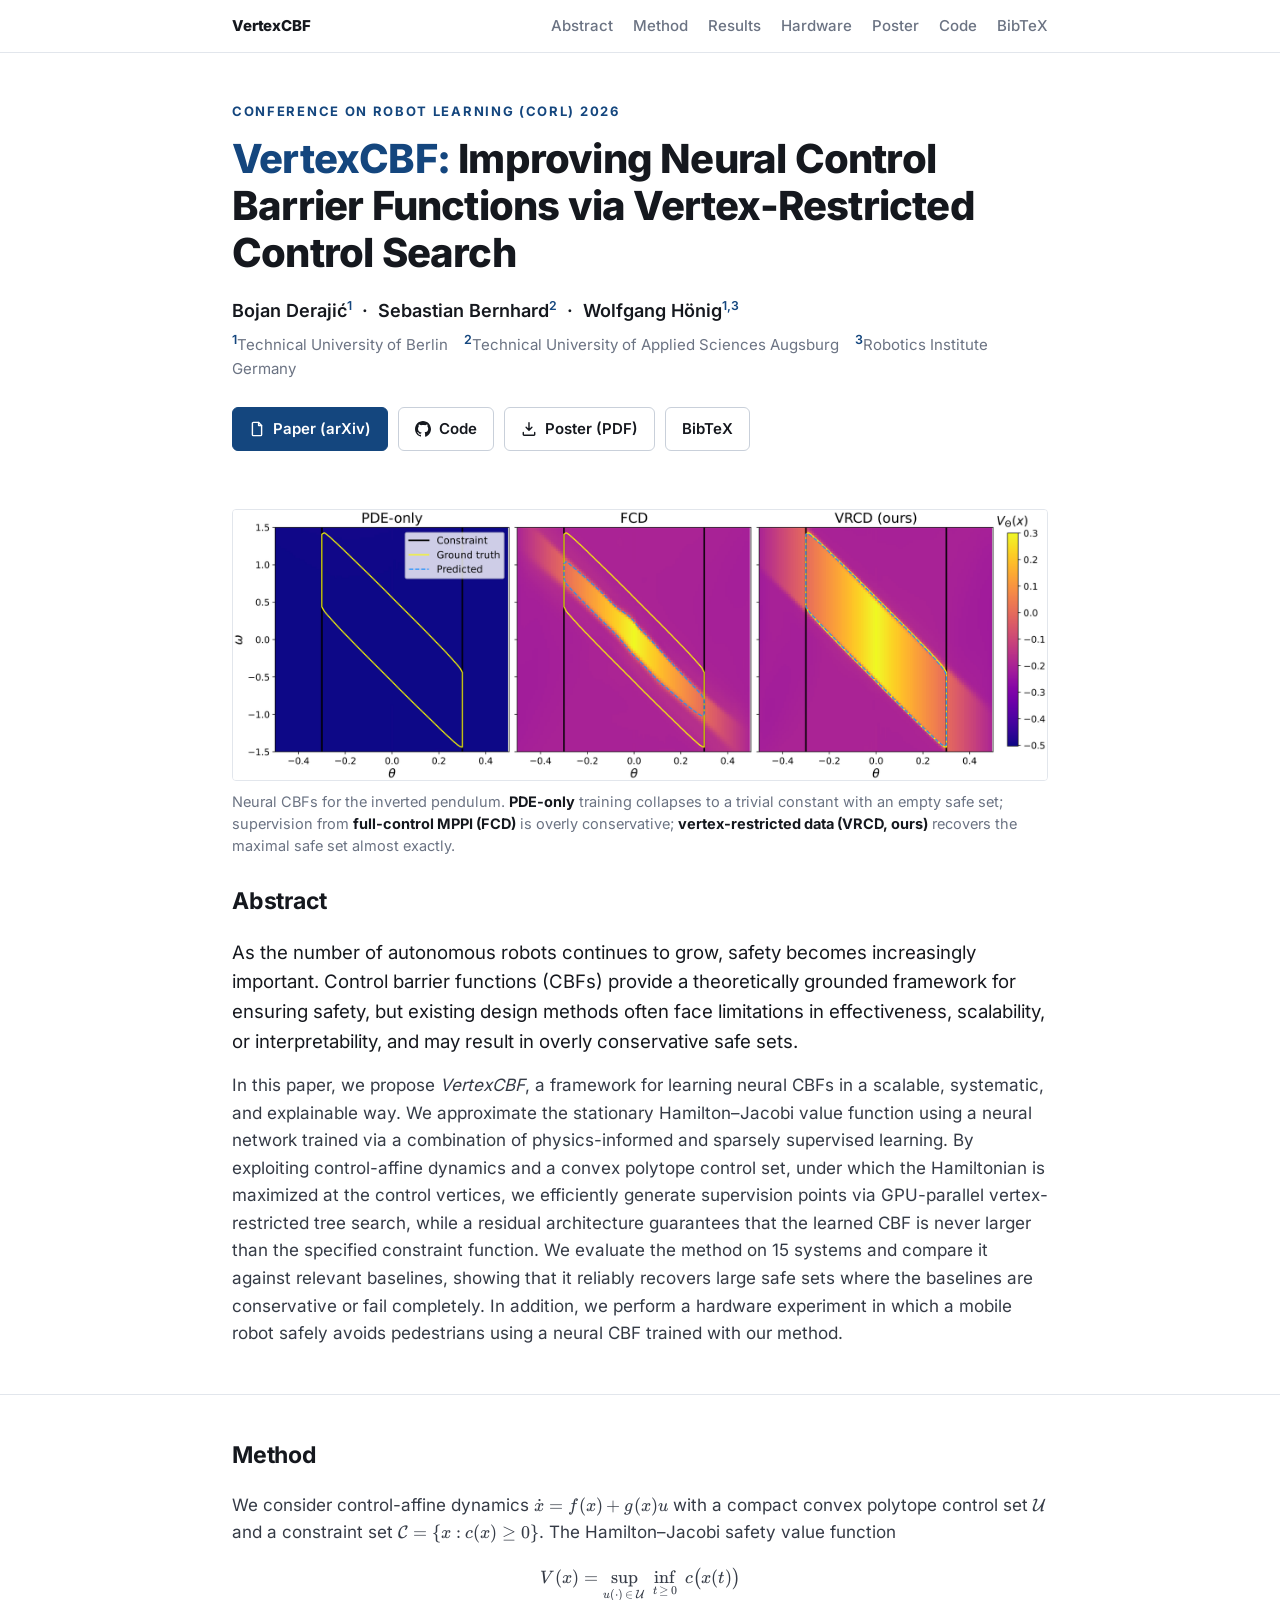
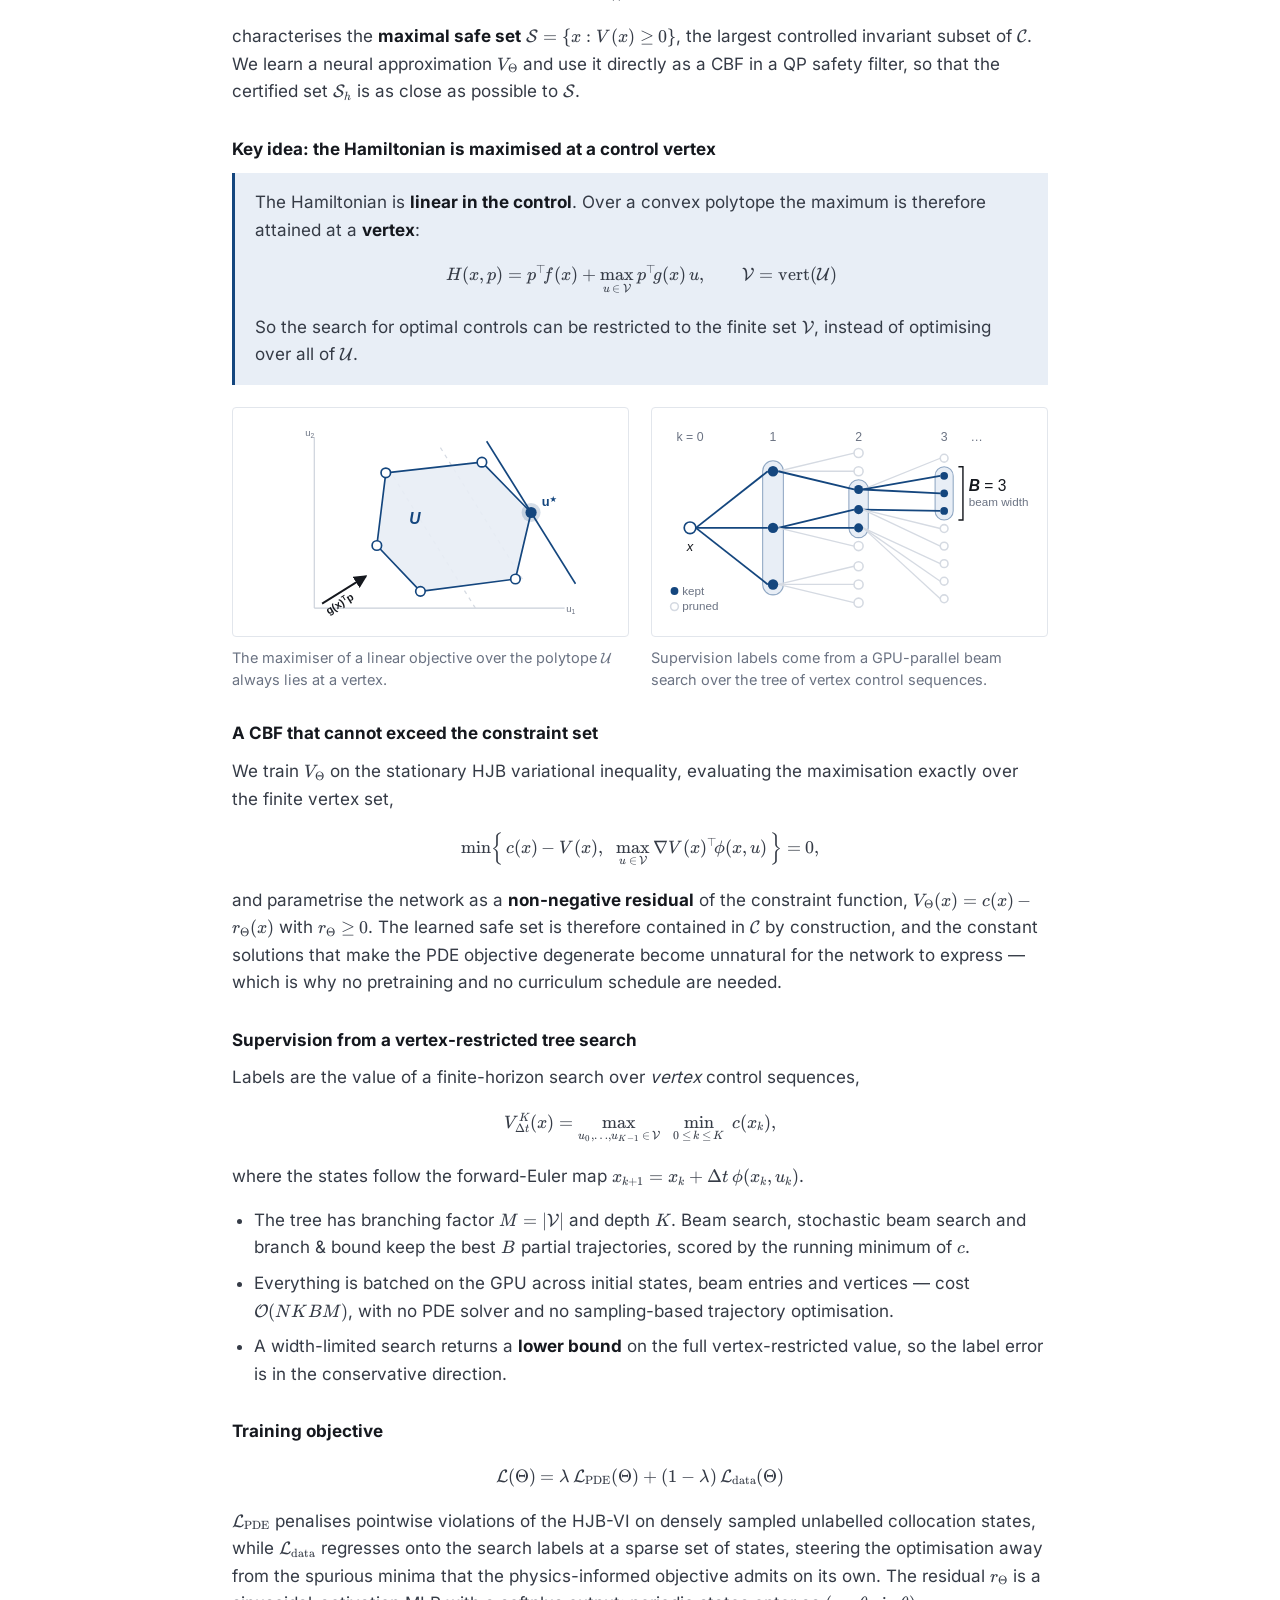
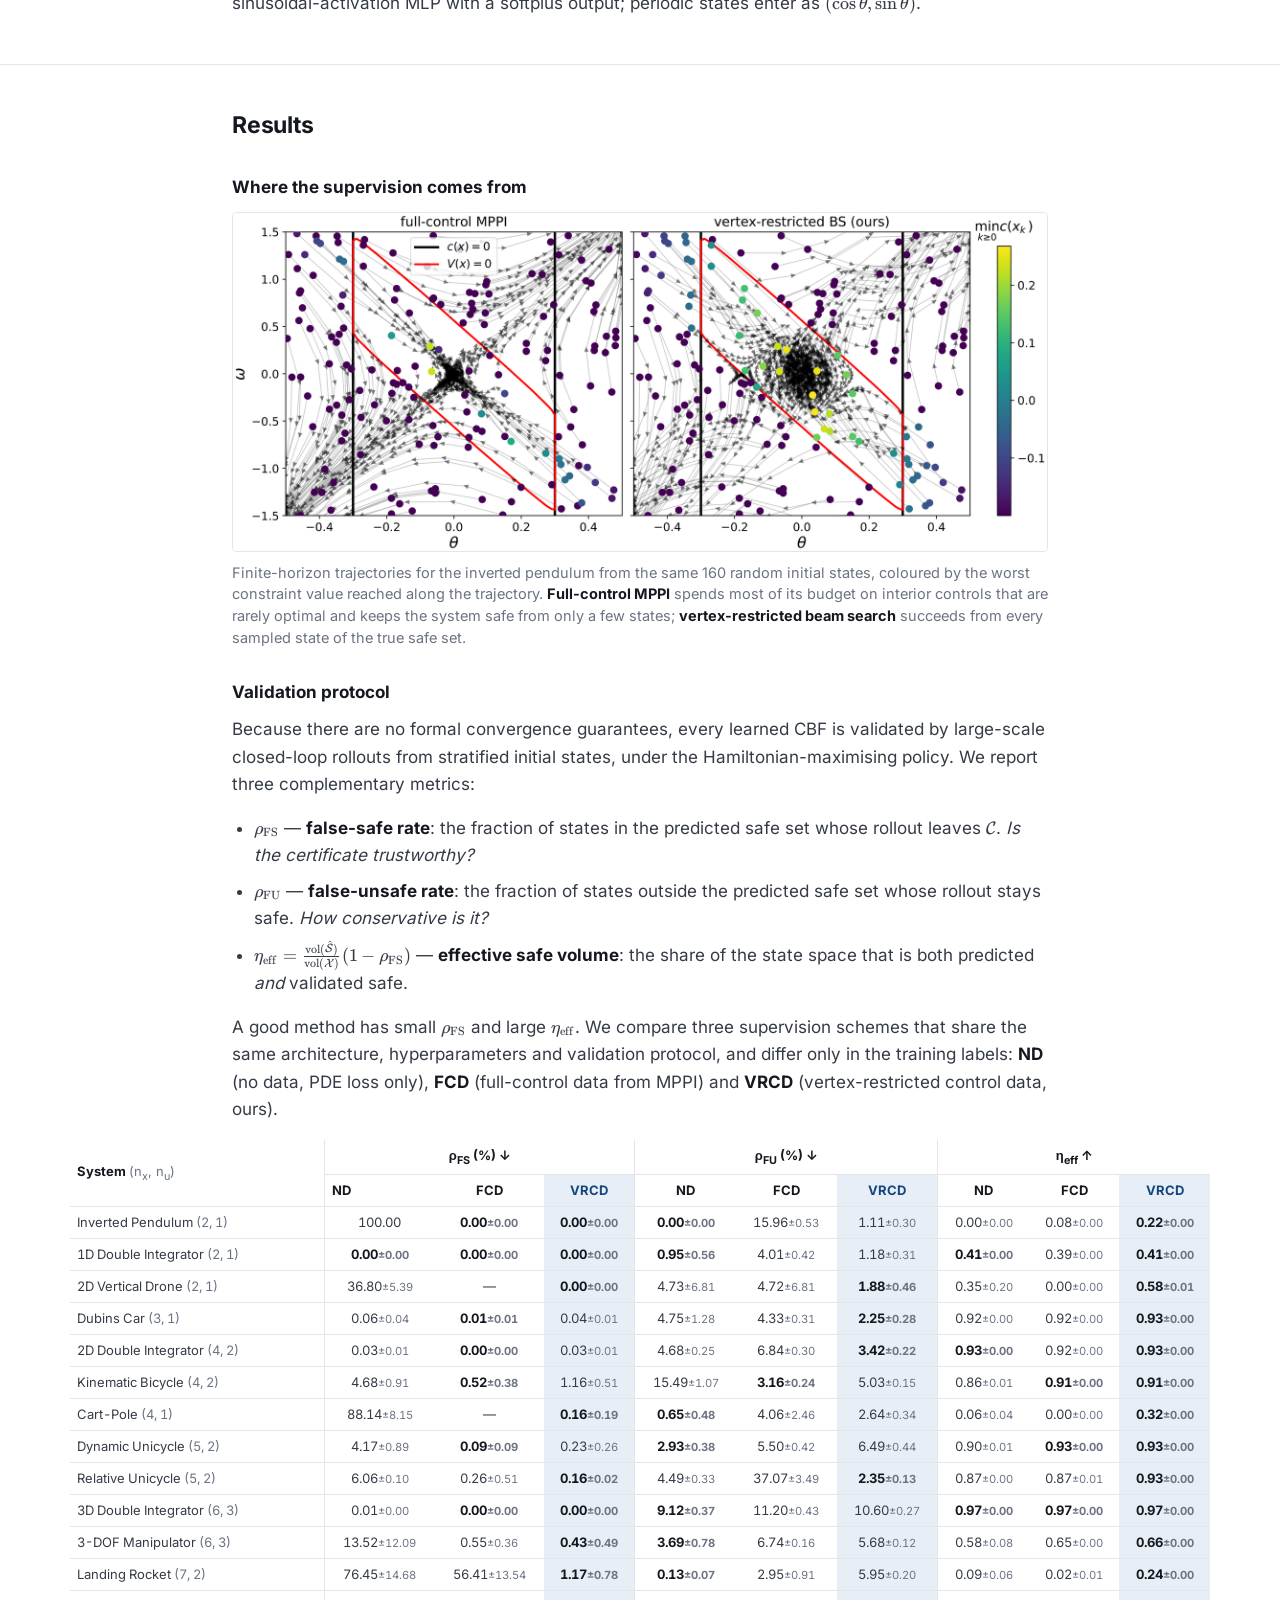
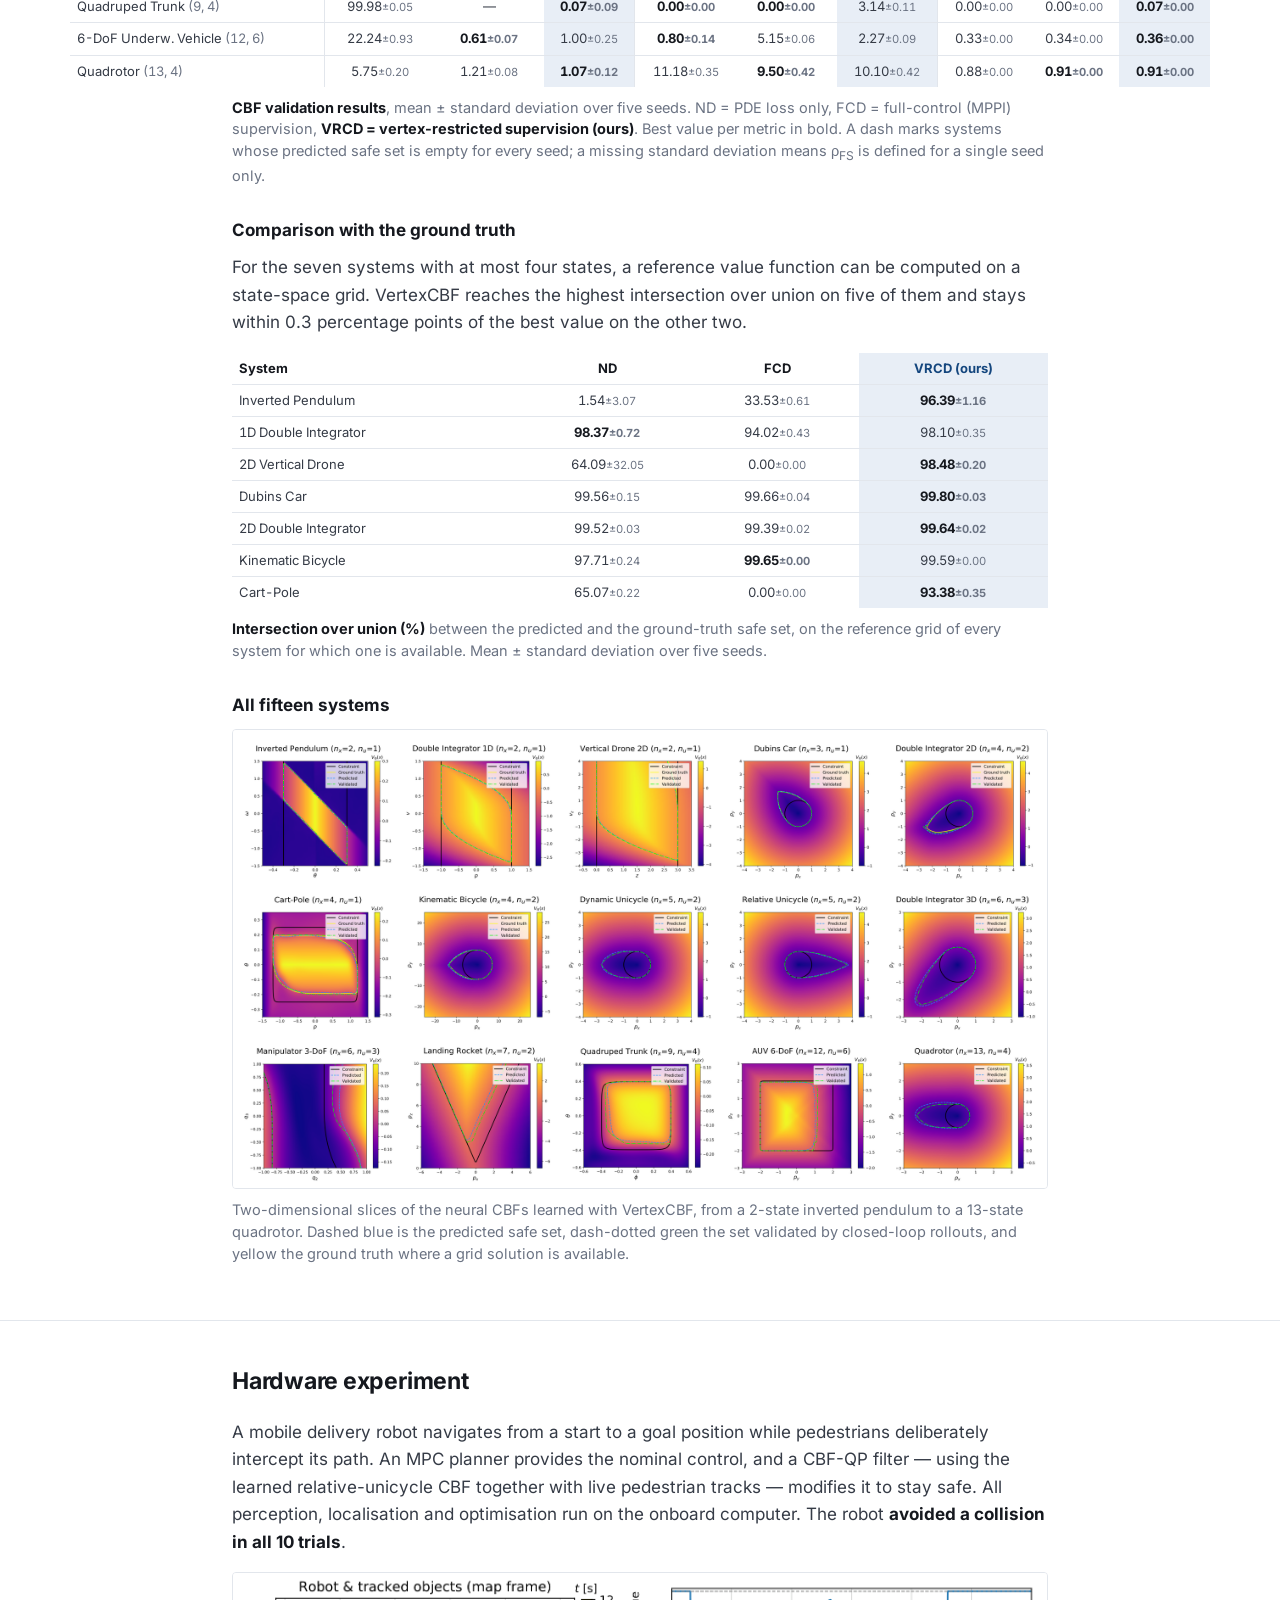
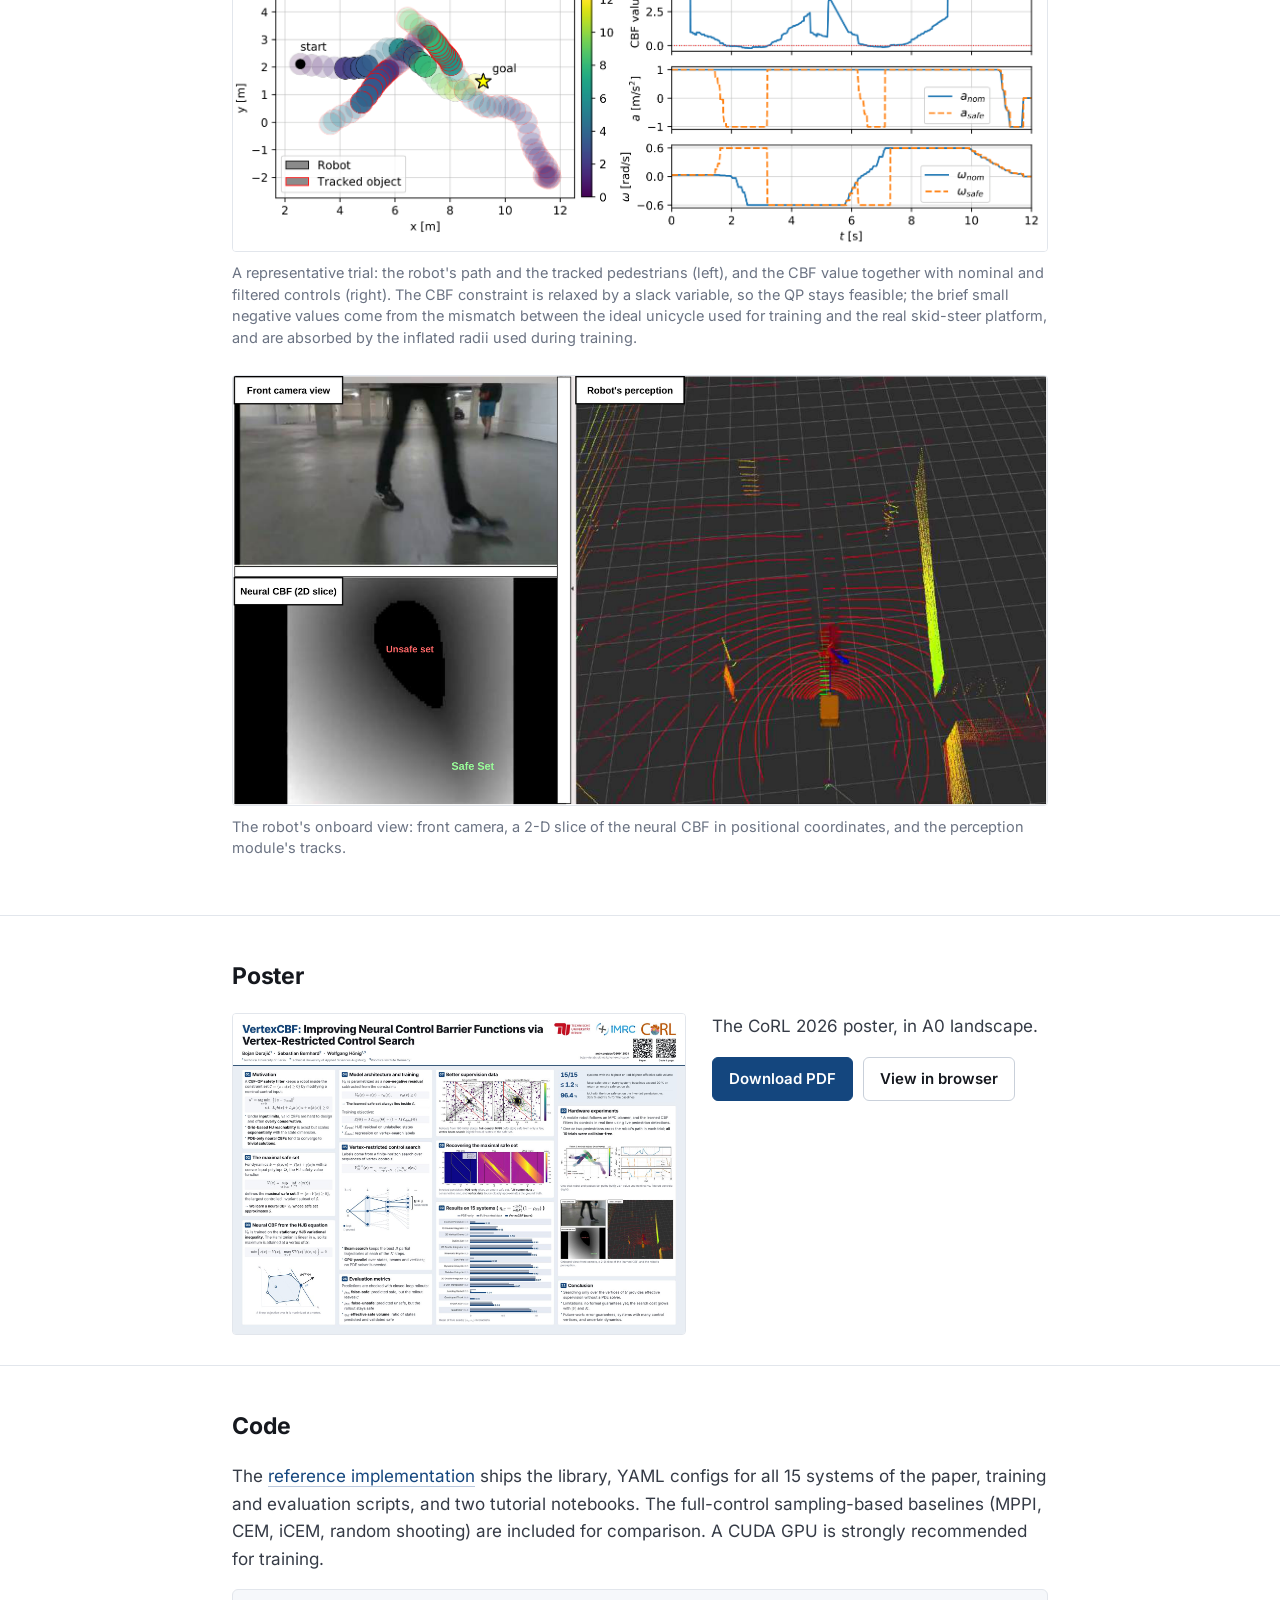
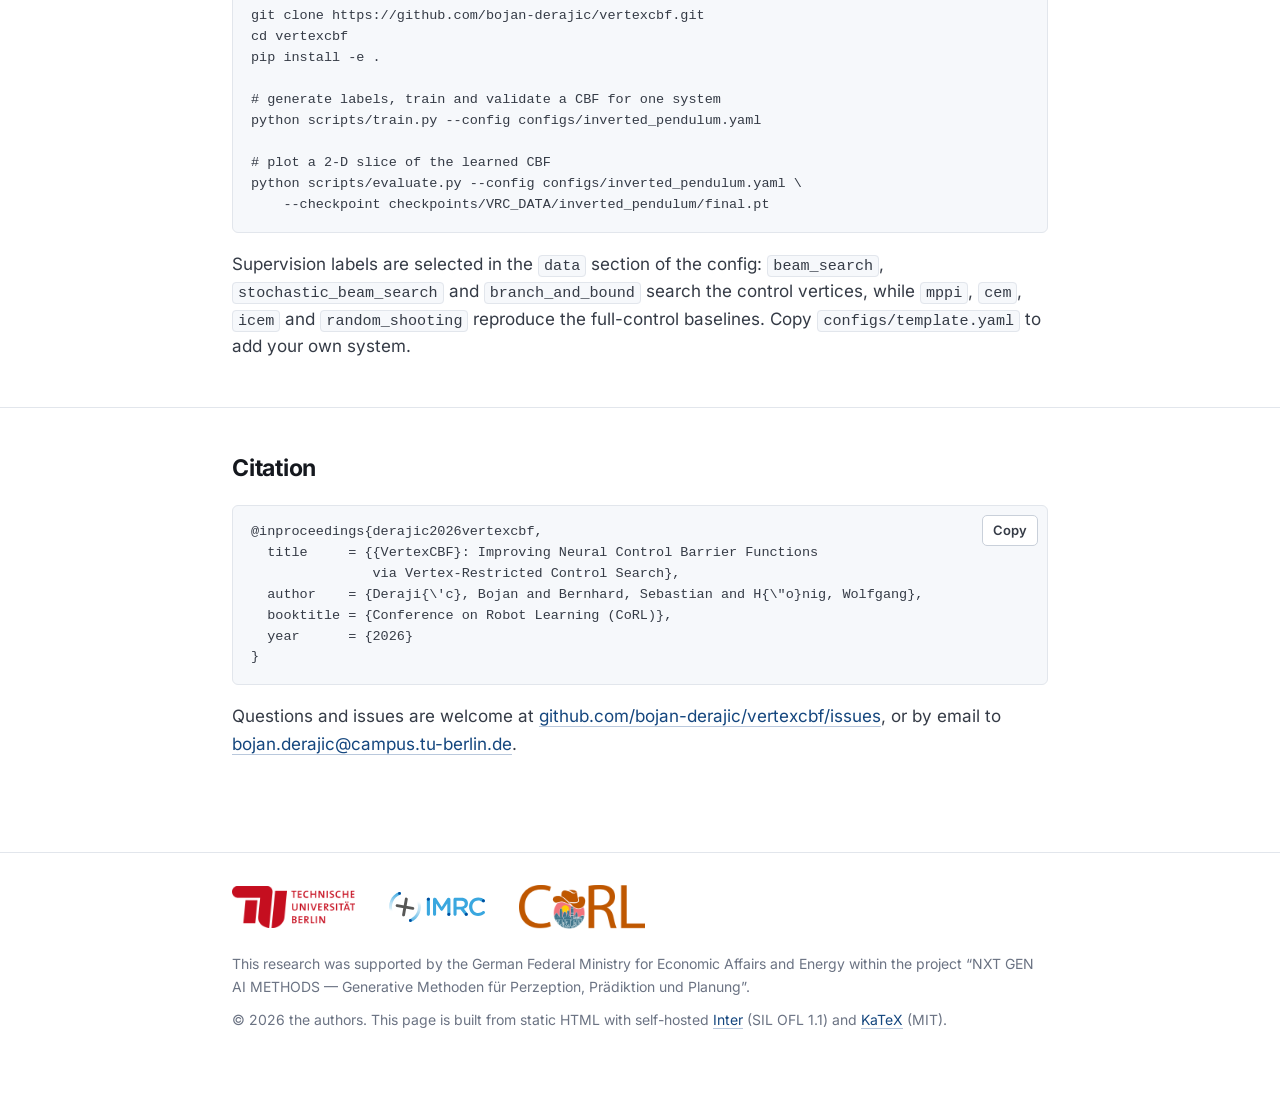
<file: index.html>
<!doctype html>
<html lang="en">
<head>
<meta charset="utf-8">
<meta name="viewport" content="width=device-width, initial-scale=1">
<title>VertexCBF — Improving Neural Control Barrier Functions via Vertex-Restricted Control Search</title>
<meta name="description" content="VertexCBF learns neural control barrier functions that approximate the maximal safe set, using GPU-parallel vertex-restricted tree search for supervision. CoRL 2026.">
<meta property="og:type" content="website">
<meta property="og:title" content="VertexCBF — CoRL 2026">
<meta property="og:description" content="Learning neural control barrier functions via vertex-restricted control search. 15 systems, hardware experiments, code.">
<meta property="og:image" content="https://bojan-derajic.github.io/vertexcbf-page/assets/poster/preview.jpg">
<meta property="og:url" content="https://bojan-derajic.github.io/vertexcbf-page/">
<meta name="twitter:card" content="summary_large_image">
<link rel="canonical" href="https://bojan-derajic.github.io/vertexcbf-page/">
<link rel="icon" href="assets/logo/imrc.svg" type="image/svg+xml">
<link rel="stylesheet" href="assets/katex/katex.min.css">
<link rel="stylesheet" href="assets/css/site.css">
</head>
<body>

<nav class="nav">
  <div class="wrap">
    <a class="brand" href="#top">VertexCBF</a>
    <ul>
      <li><a href="#abstract">Abstract</a></li>
      <li><a href="#method">Method</a></li>
      <li><a href="#results">Results</a></li>
      <li><a href="#hardware">Hardware</a></li>
      <li><a href="#poster">Poster</a></li>
      <li><a href="#code">Code</a></li>
      <li><a href="#cite">BibTeX</a></li>
    </ul>
  </div>
</nav>

<!-- ================================================================ hero -->
<header class="hero" id="top">
  <div class="wrap">
    <p class="kicker">Conference on Robot Learning (CoRL) 2026</p>
    <h1><span class="lead">VertexCBF:</span> Improving Neural Control Barrier Functions
        via Vertex-Restricted Control Search</h1>
    <p class="byline">Bojan Derajić<sup>1</sup> &nbsp;·&nbsp;
       Sebastian Bernhard<sup>2</sup> &nbsp;·&nbsp;
       Wolfgang Hönig<sup>1,3</sup></p>
    <p class="places"><sup>1</sup>Technical University of Berlin &nbsp;&nbsp;
       <sup>2</sup>Technical University of Applied Sciences Augsburg &nbsp;&nbsp;
       <sup>3</sup>Robotics Institute Germany</p>

    <div class="actions">
      <a class="btn primary" href="https://arxiv.org/abs/2609.12831">
        <svg viewBox="0 0 16 16" aria-hidden="true"><path d="M9.6 1.4H4.3a.9.9 0 0 0-.9.9v11.4a.9.9 0 0 0 .9.9h7.4a.9.9 0 0 0 .9-.9V4.6z"/><path d="M9.6 1.4v3.2h3"/></svg>
        Paper (arXiv)</a>
      <a class="btn" href="https://github.com/bojan-derajic/vertexcbf">
        <svg class="solid" viewBox="0 0 16 16" aria-hidden="true"><path d="M8 0C3.6 0 0 3.6 0 8c0 3.5 2.3 6.5 5.5 7.6.4.1.5-.2.5-.4v-1.4c-2.2.5-2.7-1-2.7-1-.4-.9-.9-1.2-.9-1.2-.7-.5.1-.5.1-.5.8.1 1.2.8 1.2.8.7 1.2 1.9.9 2.4.7.1-.5.3-.9.5-1.1-1.8-.2-3.6-.9-3.6-3.9 0-.9.3-1.6.8-2.1-.1-.2-.4-1 .1-2.1 0 0 .7-.2 2.2.8.6-.2 1.3-.3 2-.3s1.4.1 2 .3c1.5-1 2.2-.8 2.2-.8.4 1.1.2 1.9.1 2.1.5.6.8 1.3.8 2.1 0 3-1.8 3.7-3.6 3.9.3.2.5.8.5 1.6v2.2c0 .2.1.5.6.4C13.7 14.5 16 11.5 16 8c0-4.4-3.6-8-8-8z"/></svg>
        Code</a>
      <a class="btn" href="assets/poster/vertexcbf-corl2026-poster.pdf">
        <svg viewBox="0 0 16 16" aria-hidden="true"><path d="M8 1.8v7.4m0 0 2.9-2.9M8 9.2 5.1 6.3"/><path d="M2.3 11.4v2.1a.7.7 0 0 0 .7.7h10a.7.7 0 0 0 .7-.7v-2.1"/></svg>
        Poster (PDF)</a>
      <a class="btn" href="#cite">BibTeX</a>
    </div>
  </div>
</header>

<main>

<!-- ============================================================ abstract -->
<section id="abstract">
  <div class="wrap">
    <figure>
      <a href="assets/img/compare-ip.png"><img src="assets/img/compare-ip.png"
         alt="Learned neural CBFs for the inverted pendulum under three supervision schemes"></a>
      <figcaption>Neural CBFs for the inverted pendulum. <b>PDE-only</b> training collapses to a
        trivial constant with an empty safe set; supervision from <b>full-control MPPI (FCD)</b>
        is overly conservative; <b>vertex-restricted data (VRCD, ours)</b> recovers the maximal
        safe set almost exactly.</figcaption>
    </figure>

    <h2>Abstract</h2>
    <p class="lede">As the number of autonomous robots continues to grow, safety becomes
      increasingly important. Control barrier functions (CBFs) provide a theoretically grounded
      framework for ensuring safety, but existing design methods often face limitations in
      effectiveness, scalability, or interpretability, and may result in overly conservative
      safe sets.</p>
    <p>In this paper, we propose <em>VertexCBF</em>, a framework for learning neural CBFs in a
      scalable, systematic, and explainable way. We approximate the stationary Hamilton–Jacobi
      value function using a neural network trained via a combination of physics-informed and
      sparsely supervised learning. By exploiting control-affine dynamics and a convex polytope
      control set, under which the Hamiltonian is maximized at the control vertices, we
      efficiently generate supervision points via GPU-parallel vertex-restricted tree search,
      while a residual architecture guarantees that the learned CBF is never larger than the
      specified constraint function. We evaluate the method on 15 systems and compare it against
      relevant baselines, showing that it reliably recovers large safe sets where the baselines
      are conservative or fail completely. In addition, we perform a hardware experiment in which
      a mobile robot safely avoids pedestrians using a neural CBF trained with our method.</p>
  </div>
</section>

<!-- ============================================================== method -->
<section id="method">
  <div class="wrap">
    <h2>Method</h2>

    <p>We consider control-affine dynamics \(\dot x = f(x) + g(x)u\) with a compact convex
      polytope control set \(\mathcal U\) and a constraint set
      \(\mathcal C = \{x : c(x) \ge 0\}\). The Hamilton–Jacobi safety value function</p>
    <p>\[ V(x) = \sup_{u(\cdot)\,\in\,\mathcal U}\ \inf_{t\,\ge\,0}\ c\bigl(x(t)\bigr) \]</p>
    <p>characterises the <strong>maximal safe set</strong> \(\mathcal S = \{x : V(x) \ge 0\}\),
      the largest controlled invariant subset of \(\mathcal C\). We learn a neural
      approximation \(V_\Theta\) and use it directly as a CBF in a QP safety filter, so that
      the certified set \(\mathcal S_h\) is as close as possible to \(\mathcal S\).</p>

    <h3>Key idea: the Hamiltonian is maximised at a control vertex</h3>
    <div class="callout">
      <p>The Hamiltonian is <strong>linear in the control</strong>. Over a convex polytope the
        maximum is therefore attained at a <strong>vertex</strong>:</p>
      <p>\[ H(x,p) = p^\top\! f(x) + \max_{u\,\in\,\mathcal V} p^\top\! g(x)\,u,
         \qquad \mathcal V = \operatorname{vert}(\mathcal U) \]</p>
      <p>So the search for optimal controls can be restricted to the finite set \(\mathcal V\),
        instead of optimising over all of \(\mathcal U\).</p>
    </div>

    <div class="two">
      <figure>
        <img src="assets/img/vertex-max.svg" alt="A linear objective over a polytope is maximised at a vertex">
        <figcaption>The maximiser of a linear objective over the polytope \(\mathcal U\) always
          lies at a vertex.</figcaption>
      </figure>
      <figure>
        <img src="assets/img/tree-search.svg" alt="Vertex-restricted beam search over the control tree">
        <figcaption>Supervision labels come from a GPU-parallel beam search over the tree of
          vertex control sequences.</figcaption>
      </figure>
    </div>

    <h3>A CBF that cannot exceed the constraint set</h3>
    <p>We train \(V_\Theta\) on the stationary HJB variational inequality, evaluating the
      maximisation exactly over the finite vertex set,</p>
    <p>\[ \min\Bigl\{\, c(x) - V(x),\ \ \max_{u\,\in\,\mathcal V}
       \nabla V(x)^\top\!\phi(x,u) \,\Bigr\} = 0, \]</p>
    <p>and parametrise the network as a <strong>non-negative residual</strong> of the constraint
      function, \(V_\Theta(x) = c(x) - r_\Theta(x)\) with \(r_\Theta \ge 0\). The learned safe
      set is therefore contained in \(\mathcal C\) by construction, and the constant solutions
      that make the PDE objective degenerate become unnatural for the network to express — which
      is why no pretraining and no curriculum schedule are needed.</p>

    <h3>Supervision from a vertex-restricted tree search</h3>
    <p>Labels are the value of a finite-horizon search over <em>vertex</em> control sequences,</p>
    <p>\[ V^{K}_{\Delta t}(x) = \max_{u_0,\dots,u_{K-1}\,\in\,\mathcal V}\ \
       \min_{0\,\le\,k\,\le\,K}\ c(x_k), \]</p>
    <p>where the states follow the forward-Euler map
      \(x_{k+1} = x_k + \Delta t\,\phi(x_k, u_k)\).</p>
    <ul class="list">
      <li>The tree has branching factor \(M = |\mathcal V|\) and depth \(K\). Beam search,
        stochastic beam search and branch &amp; bound keep the best \(B\) partial trajectories,
        scored by the running minimum of \(c\).</li>
      <li>Everything is batched on the GPU across initial states, beam entries and vertices —
        cost \(\mathcal O(NKBM)\), with no PDE solver and no sampling-based trajectory
        optimisation.</li>
      <li>A width-limited search returns a <strong>lower bound</strong> on the full
        vertex-restricted value, so the label error is in the conservative direction.</li>
    </ul>

    <h3>Training objective</h3>
    <p>\[ \mathcal L(\Theta) = \lambda\,\mathcal L_{\mathrm{PDE}}(\Theta)
       + (1-\lambda)\,\mathcal L_{\mathrm{data}}(\Theta) \]</p>
    <p>\(\mathcal L_{\mathrm{PDE}}\) penalises pointwise violations of the HJB-VI on densely
      sampled unlabelled collocation states, while \(\mathcal L_{\mathrm{data}}\) regresses onto
      the search labels at a sparse set of states, steering the optimisation away from the
      spurious minima that the physics-informed objective admits on its own. The residual
      \(r_\Theta\) is a sinusoidal-activation MLP with a softplus output; periodic states enter
      as \((\cos\theta, \sin\theta)\).</p>
  </div>
</section>

<!-- ============================================================= results -->
<section id="results">
  <div class="wrap">
    <h2>Results</h2>

    <h3>Where the supervision comes from</h3>
    <figure>
      <a href="assets/img/trajectories-ip.png"><img src="assets/img/trajectories-ip.png"
         alt="Finite-horizon trajectories from full-control MPPI and vertex-restricted beam search"></a>
      <figcaption>Finite-horizon trajectories for the inverted pendulum from the same 160 random
        initial states, coloured by the worst constraint value reached along the trajectory.
        <b>Full-control MPPI</b> spends most of its budget on interior controls that are rarely
        optimal and keeps the system safe from only a few states; <b>vertex-restricted beam
        search</b> succeeds from every sampled state of the true safe set.</figcaption>
    </figure>

    <h3>Validation protocol</h3>
    <p>Because there are no formal convergence guarantees, every learned CBF is validated by
      large-scale closed-loop rollouts from stratified initial states, under the
      Hamiltonian-maximising policy. We report three complementary metrics:</p>
    <ul class="list">
      <li>\(\rho_{\mathrm{FS}}\) — <strong>false-safe rate</strong>: the fraction of states in the
        predicted safe set whose rollout leaves \(\mathcal C\). <em>Is the certificate
        trustworthy?</em></li>
      <li>\(\rho_{\mathrm{FU}}\) — <strong>false-unsafe rate</strong>: the fraction of states
        outside the predicted safe set whose rollout stays safe. <em>How conservative is
        it?</em></li>
      <li>\(\eta_{\mathrm{eff}} = \frac{\mathrm{vol}(\hat{\mathcal S})}{\mathrm{vol}(\mathcal X)}
        (1-\rho_{\mathrm{FS}})\) — <strong>effective safe volume</strong>: the share of the state
        space that is both predicted <em>and</em> validated safe.</li>
    </ul>
    <p>A good method has small \(\rho_{\mathrm{FS}}\) and large \(\eta_{\mathrm{eff}}\). We compare
      three supervision schemes that share the same architecture, hyperparameters and validation
      protocol, and differ only in the training labels: <strong>ND</strong> (no data, PDE loss
      only), <strong>FCD</strong> (full-control data from MPPI) and <strong>VRCD</strong>
      (vertex-restricted control data, ours).</p>

    <div class="scroller wide">
    <table>
      <thead>
        <tr><th rowspan="2">System <span class="dim">(n<sub>x</sub>, n<sub>u</sub>)</span></th>
            <th colspan="3" class="group">&rho;<sub>FS</sub> (%) &darr;</th><th colspan="3" class="group">&rho;<sub>FU</sub> (%) &darr;</th><th colspan="3" class="group">&eta;<sub>eff</sub> &uarr;</th></tr>
        <tr><th class="group">ND</th><th>FCD</th><th class="ours">VRCD</th><th class="group">ND</th><th>FCD</th><th class="ours">VRCD</th><th class="group">ND</th><th>FCD</th><th class="ours">VRCD</th></tr>
      </thead>
      <tbody>
      <tr><td>Inverted Pendulum <span class="dim">(2, 1)</span></td><td class="group">100.00</td><td class="best">0.00<span class="sd">±0.00</span></td><td class="ours best">0.00<span class="sd">±0.00</span></td><td class="group best">0.00<span class="sd">±0.00</span></td><td>15.96<span class="sd">±0.53</span></td><td class="ours">1.11<span class="sd">±0.30</span></td><td class="group">0.00<span class="sd">±0.00</span></td><td>0.08<span class="sd">±0.00</span></td><td class="ours best">0.22<span class="sd">±0.00</span></td></tr>
      <tr><td>1D Double Integrator <span class="dim">(2, 1)</span></td><td class="group best">0.00<span class="sd">±0.00</span></td><td class="best">0.00<span class="sd">±0.00</span></td><td class="ours best">0.00<span class="sd">±0.00</span></td><td class="group best">0.95<span class="sd">±0.56</span></td><td>4.01<span class="sd">±0.42</span></td><td class="ours">1.18<span class="sd">±0.31</span></td><td class="group best">0.41<span class="sd">±0.00</span></td><td>0.39<span class="sd">±0.00</span></td><td class="ours best">0.41<span class="sd">±0.00</span></td></tr>
      <tr><td>2D Vertical Drone <span class="dim">(2, 1)</span></td><td class="group">36.80<span class="sd">±5.39</span></td><td>&mdash;</td><td class="ours best">0.00<span class="sd">±0.00</span></td><td class="group">4.73<span class="sd">±6.81</span></td><td>4.72<span class="sd">±6.81</span></td><td class="ours best">1.88<span class="sd">±0.46</span></td><td class="group">0.35<span class="sd">±0.20</span></td><td>0.00<span class="sd">±0.00</span></td><td class="ours best">0.58<span class="sd">±0.01</span></td></tr>
      <tr><td>Dubins Car <span class="dim">(3, 1)</span></td><td class="group">0.06<span class="sd">±0.04</span></td><td class="best">0.01<span class="sd">±0.01</span></td><td class="ours">0.04<span class="sd">±0.01</span></td><td class="group">4.75<span class="sd">±1.28</span></td><td>4.33<span class="sd">±0.31</span></td><td class="ours best">2.25<span class="sd">±0.28</span></td><td class="group">0.92<span class="sd">±0.00</span></td><td>0.92<span class="sd">±0.00</span></td><td class="ours best">0.93<span class="sd">±0.00</span></td></tr>
      <tr><td>2D Double Integrator <span class="dim">(4, 2)</span></td><td class="group">0.03<span class="sd">±0.01</span></td><td class="best">0.00<span class="sd">±0.00</span></td><td class="ours">0.03<span class="sd">±0.01</span></td><td class="group">4.68<span class="sd">±0.25</span></td><td>6.84<span class="sd">±0.30</span></td><td class="ours best">3.42<span class="sd">±0.22</span></td><td class="group best">0.93<span class="sd">±0.00</span></td><td>0.92<span class="sd">±0.00</span></td><td class="ours best">0.93<span class="sd">±0.00</span></td></tr>
      <tr><td>Kinematic Bicycle <span class="dim">(4, 2)</span></td><td class="group">4.68<span class="sd">±0.91</span></td><td class="best">0.52<span class="sd">±0.38</span></td><td class="ours">1.16<span class="sd">±0.51</span></td><td class="group">15.49<span class="sd">±1.07</span></td><td class="best">3.16<span class="sd">±0.24</span></td><td class="ours">5.03<span class="sd">±0.15</span></td><td class="group">0.86<span class="sd">±0.01</span></td><td class="best">0.91<span class="sd">±0.00</span></td><td class="ours best">0.91<span class="sd">±0.00</span></td></tr>
      <tr><td>Cart-Pole <span class="dim">(4, 1)</span></td><td class="group">88.14<span class="sd">±8.15</span></td><td>&mdash;</td><td class="ours best">0.16<span class="sd">±0.19</span></td><td class="group best">0.65<span class="sd">±0.48</span></td><td>4.06<span class="sd">±2.46</span></td><td class="ours">2.64<span class="sd">±0.34</span></td><td class="group">0.06<span class="sd">±0.04</span></td><td>0.00<span class="sd">±0.00</span></td><td class="ours best">0.32<span class="sd">±0.00</span></td></tr>
      <tr><td>Dynamic Unicycle <span class="dim">(5, 2)</span></td><td class="group">4.17<span class="sd">±0.89</span></td><td class="best">0.09<span class="sd">±0.09</span></td><td class="ours">0.23<span class="sd">±0.26</span></td><td class="group best">2.93<span class="sd">±0.38</span></td><td>5.50<span class="sd">±0.42</span></td><td class="ours">6.49<span class="sd">±0.44</span></td><td class="group">0.90<span class="sd">±0.01</span></td><td class="best">0.93<span class="sd">±0.00</span></td><td class="ours best">0.93<span class="sd">±0.00</span></td></tr>
      <tr><td>Relative Unicycle <span class="dim">(5, 2)</span></td><td class="group">6.06<span class="sd">±0.10</span></td><td>0.26<span class="sd">±0.51</span></td><td class="ours best">0.16<span class="sd">±0.02</span></td><td class="group">4.49<span class="sd">±0.33</span></td><td>37.07<span class="sd">±3.49</span></td><td class="ours best">2.35<span class="sd">±0.13</span></td><td class="group">0.87<span class="sd">±0.00</span></td><td>0.87<span class="sd">±0.01</span></td><td class="ours best">0.93<span class="sd">±0.00</span></td></tr>
      <tr><td>3D Double Integrator <span class="dim">(6, 3)</span></td><td class="group">0.01<span class="sd">±0.00</span></td><td class="best">0.00<span class="sd">±0.00</span></td><td class="ours best">0.00<span class="sd">±0.00</span></td><td class="group best">9.12<span class="sd">±0.37</span></td><td>11.20<span class="sd">±0.43</span></td><td class="ours">10.60<span class="sd">±0.27</span></td><td class="group best">0.97<span class="sd">±0.00</span></td><td class="best">0.97<span class="sd">±0.00</span></td><td class="ours best">0.97<span class="sd">±0.00</span></td></tr>
      <tr><td>3-DOF Manipulator <span class="dim">(6, 3)</span></td><td class="group">13.52<span class="sd">±12.09</span></td><td>0.55<span class="sd">±0.36</span></td><td class="ours best">0.43<span class="sd">±0.49</span></td><td class="group best">3.69<span class="sd">±0.78</span></td><td>6.74<span class="sd">±0.16</span></td><td class="ours">5.68<span class="sd">±0.12</span></td><td class="group">0.58<span class="sd">±0.08</span></td><td>0.65<span class="sd">±0.00</span></td><td class="ours best">0.66<span class="sd">±0.00</span></td></tr>
      <tr><td>Landing Rocket <span class="dim">(7, 2)</span></td><td class="group">76.45<span class="sd">±14.68</span></td><td>56.41<span class="sd">±13.54</span></td><td class="ours best">1.17<span class="sd">±0.78</span></td><td class="group best">0.13<span class="sd">±0.07</span></td><td>2.95<span class="sd">±0.91</span></td><td class="ours">5.95<span class="sd">±0.20</span></td><td class="group">0.09<span class="sd">±0.06</span></td><td>0.02<span class="sd">±0.01</span></td><td class="ours best">0.24<span class="sd">±0.00</span></td></tr>
      <tr><td>Quadruped Trunk <span class="dim">(9, 4)</span></td><td class="group">99.98<span class="sd">±0.05</span></td><td>&mdash;</td><td class="ours best">0.07<span class="sd">±0.09</span></td><td class="group best">0.00<span class="sd">±0.00</span></td><td class="best">0.00<span class="sd">±0.00</span></td><td class="ours">3.14<span class="sd">±0.11</span></td><td class="group">0.00<span class="sd">±0.00</span></td><td>0.00<span class="sd">±0.00</span></td><td class="ours best">0.07<span class="sd">±0.00</span></td></tr>
      <tr><td>6-DoF Underw. Vehicle <span class="dim">(12, 6)</span></td><td class="group">22.24<span class="sd">±0.93</span></td><td class="best">0.61<span class="sd">±0.07</span></td><td class="ours">1.00<span class="sd">±0.25</span></td><td class="group best">0.80<span class="sd">±0.14</span></td><td>5.15<span class="sd">±0.06</span></td><td class="ours">2.27<span class="sd">±0.09</span></td><td class="group">0.33<span class="sd">±0.00</span></td><td>0.34<span class="sd">±0.00</span></td><td class="ours best">0.36<span class="sd">±0.00</span></td></tr>
      <tr><td>Quadrotor <span class="dim">(13, 4)</span></td><td class="group">5.75<span class="sd">±0.20</span></td><td>1.21<span class="sd">±0.08</span></td><td class="ours best">1.07<span class="sd">±0.12</span></td><td class="group">11.18<span class="sd">±0.35</span></td><td class="best">9.50<span class="sd">±0.42</span></td><td class="ours">10.10<span class="sd">±0.42</span></td><td class="group">0.88<span class="sd">±0.00</span></td><td class="best">0.91<span class="sd">±0.00</span></td><td class="ours best">0.91<span class="sd">±0.00</span></td></tr>
      </tbody>    </table>
    </div>
    <p class="tnote"><b>CBF validation results</b>, mean ± standard deviation over five seeds.
        ND = PDE loss only, FCD = full-control (MPPI) supervision, <b>VRCD = vertex-restricted
        supervision (ours)</b>. Best value per metric in bold. A dash marks systems whose
        predicted safe set is empty for every seed; a missing standard deviation means
        &rho;<sub>FS</sub> is defined for a single seed only.</p>

    <h3>Comparison with the ground truth</h3>
    <p>For the seven systems with at most four states, a reference value function can be computed
      on a state-space grid. VertexCBF reaches the highest intersection over union on five of
      them and stays within 0.3 percentage points of the best value on the other two.</p>

    <div class="scroller">
    <table>
      <thead>
        <tr><th>System</th><th>ND</th><th>FCD</th><th class="ours">VRCD (ours)</th></tr>
      </thead>
      <tbody>
      <tr><td>Inverted Pendulum</td><td>1.54<span class="sd">±3.07</span></td><td>33.53<span class="sd">±0.61</span></td><td class="ours best">96.39<span class="sd">±1.16</span></td></tr>
      <tr><td>1D Double Integrator</td><td class="best">98.37<span class="sd">±0.72</span></td><td>94.02<span class="sd">±0.43</span></td><td class="ours">98.10<span class="sd">±0.35</span></td></tr>
      <tr><td>2D Vertical Drone</td><td>64.09<span class="sd">±32.05</span></td><td>0.00<span class="sd">±0.00</span></td><td class="ours best">98.48<span class="sd">±0.20</span></td></tr>
      <tr><td>Dubins Car</td><td>99.56<span class="sd">±0.15</span></td><td>99.66<span class="sd">±0.04</span></td><td class="ours best">99.80<span class="sd">±0.03</span></td></tr>
      <tr><td>2D Double Integrator</td><td>99.52<span class="sd">±0.03</span></td><td>99.39<span class="sd">±0.02</span></td><td class="ours best">99.64<span class="sd">±0.02</span></td></tr>
      <tr><td>Kinematic Bicycle</td><td>97.71<span class="sd">±0.24</span></td><td class="best">99.65<span class="sd">±0.00</span></td><td class="ours">99.59<span class="sd">±0.00</span></td></tr>
      <tr><td>Cart-Pole</td><td>65.07<span class="sd">±0.22</span></td><td>0.00<span class="sd">±0.00</span></td><td class="ours best">93.38<span class="sd">±0.35</span></td></tr>
      </tbody>    </table>
    </div>
    <p class="tnote"><b>Intersection over union (%)</b> between the predicted and the ground-truth safe
        set, on the reference grid of every system for which one is available. Mean ± standard
        deviation over five seeds.</p>

    <h3>All fifteen systems</h3>
    <figure>
      <a href="assets/img/systems-grid.png"><img src="assets/img/systems-grid.png"
         alt="Two-dimensional slices of the learned neural CBF for all fifteen systems"></a>
      <figcaption>Two-dimensional slices of the neural CBFs learned with VertexCBF, from a 2-state
        inverted pendulum to a 13-state quadrotor. Dashed blue is the predicted safe set, dash-dotted
        green the set validated by closed-loop rollouts, and yellow the ground truth where a grid
        solution is available.</figcaption>
    </figure>
  </div>
</section>

<!-- ============================================================ hardware -->
<section id="hardware">
  <div class="wrap">
    <h2>Hardware experiment</h2>
    <p>A mobile delivery robot navigates from a start to a goal position while pedestrians
      deliberately intercept its path. An MPC planner provides the nominal control, and a CBF-QP
      filter — using the learned relative-unicycle CBF together with live pedestrian tracks —
      modifies it to stay safe. All perception, localisation and optimisation run on the onboard
      computer. The robot <strong>avoided a collision in all 10 trials</strong>.</p>

    <figure>
      <a href="assets/img/hardware-plots.png"><img src="assets/img/hardware-plots.png"
         alt="Robot and tracked pedestrians, CBF value and control signals"></a>
      <figcaption>A representative trial: the robot's path and the tracked pedestrians (left),
        and the CBF value together with nominal and filtered controls (right). The CBF constraint
        is relaxed by a slack variable, so the QP stays feasible; the brief small negative values
        come from the mismatch between the ideal unicycle used for training and the real
        skid-steer platform, and are absorbed by the inflated radii used during training.</figcaption>
    </figure>

    <figure>
      <a href="assets/img/hardware-screen.png"><img src="assets/img/hardware-screen.png"
         alt="Screenshot from the robot's onboard computer"></a>
      <figcaption>The robot's onboard view: front camera, a 2-D slice of the neural CBF in
        positional coordinates, and the perception module's tracks.</figcaption>
    </figure>
  </div>
</section>

<!-- ============================================================== poster -->
<section id="poster">
  <div class="wrap">
    <h2>Poster</h2>
    <div class="poster-card">
      <figure>
        <a href="assets/poster/vertexcbf-corl2026-poster.pdf"><img src="assets/poster/preview.jpg"
           alt="VertexCBF conference poster"></a>
      </figure>
      <div>
        <p>The CoRL 2026 poster, in A0 landscape.</p>
        <div class="actions">
          <a class="btn primary" href="assets/poster/vertexcbf-corl2026-poster.pdf">Download PDF</a>
          <a class="btn" href="poster/poster.html">View in browser</a>
        </div>
      </div>
    </div>
  </div>
</section>

<!-- ================================================================ code -->
<section id="code">
  <div class="wrap">
    <h2>Code</h2>
    <p>The <a href="https://github.com/bojan-derajic/vertexcbf">reference implementation</a> ships
      the library, YAML configs for all 15 systems of the paper, training and evaluation scripts,
      and two tutorial notebooks. The full-control sampling-based baselines (MPPI, CEM, iCEM,
      random shooting) are included for comparison. A CUDA GPU is strongly recommended for
      training.</p>

<pre><code>git clone https://github.com/bojan-derajic/vertexcbf.git
cd vertexcbf
pip install -e .

# generate labels, train and validate a CBF for one system
python scripts/train.py --config configs/inverted_pendulum.yaml

# plot a 2-D slice of the learned CBF
python scripts/evaluate.py --config configs/inverted_pendulum.yaml \
    --checkpoint checkpoints/VRC_DATA/inverted_pendulum/final.pt</code></pre>

    <p>Supervision labels are selected in the <code>data</code> section of the config:
      <code>beam_search</code>, <code>stochastic_beam_search</code> and
      <code>branch_and_bound</code> search the control vertices, while <code>mppi</code>,
      <code>cem</code>, <code>icem</code> and <code>random_shooting</code> reproduce the
      full-control baselines. Copy <code>configs/template.yaml</code> to add your own system.</p>
  </div>
</section>

<!-- ================================================================ cite -->
<section id="cite">
  <div class="wrap">
    <h2>Citation</h2>
    <div class="cite">
      <button type="button" id="copy-bib">Copy</button>
<pre id="bibtex"><code>@inproceedings{derajic2026vertexcbf,
  title     = {{VertexCBF}: Improving Neural Control Barrier Functions
               via Vertex-Restricted Control Search},
  author    = {Deraji{\'c}, Bojan and Bernhard, Sebastian and H{\"o}nig, Wolfgang},
  booktitle = {Conference on Robot Learning (CoRL)},
  year      = {2026}
}</code></pre>
    </div>
    <p>Questions and issues are welcome at
      <a href="https://github.com/bojan-derajic/vertexcbf/issues">github.com/bojan-derajic/vertexcbf/issues</a>,
      or by email to <a href="mailto:bojan.derajic@campus.tu-berlin.de">bojan.derajic@campus.tu-berlin.de</a>.</p>
  </div>
</section>

</main>

<footer>
  <div class="wrap">
    <div class="badges">
      <img class="l-tub"  src="assets/logo/tu-berlin.png" alt="Technische Universität Berlin">
      <img class="l-imrc" src="assets/logo/imrc.svg"      alt="IMRC Lab">
      <img class="l-corl" src="assets/logo/corl.png"      alt="CoRL 2026">
    </div>
    <p>This research was supported by the German Federal Ministry for Economic Affairs and Energy
       within the project “NXT GEN AI METHODS — Generative Methoden für Perzeption, Prädiktion und
       Planung”.</p>
    <p>© 2026 the authors. This page is built from static HTML with self-hosted
       <a href="https://rsms.me/inter/">Inter</a> (SIL OFL 1.1) and
       <a href="https://katex.org">KaTeX</a> (MIT).</p>
  </div>
</footer>

<script src="assets/katex/katex.min.js"></script>
<script src="assets/katex/auto-render.min.js"></script>
<script>
  renderMathInElement(document.body, {
    delimiters: [
      {left: "\\[", right: "\\]", display: true},
      {left: "\\(", right: "\\)", display: false}
    ],
    throwOnError: false
  });
  document.documentElement.dataset.mathReady = "1";

  document.getElementById("copy-bib").addEventListener("click", function () {
    var btn = this;
    navigator.clipboard.writeText(document.getElementById("bibtex").innerText).then(function () {
      btn.textContent = "Copied";
      setTimeout(function () { btn.textContent = "Copy"; }, 1600);
    });
  });
</script>
</body>
</html>
</file>
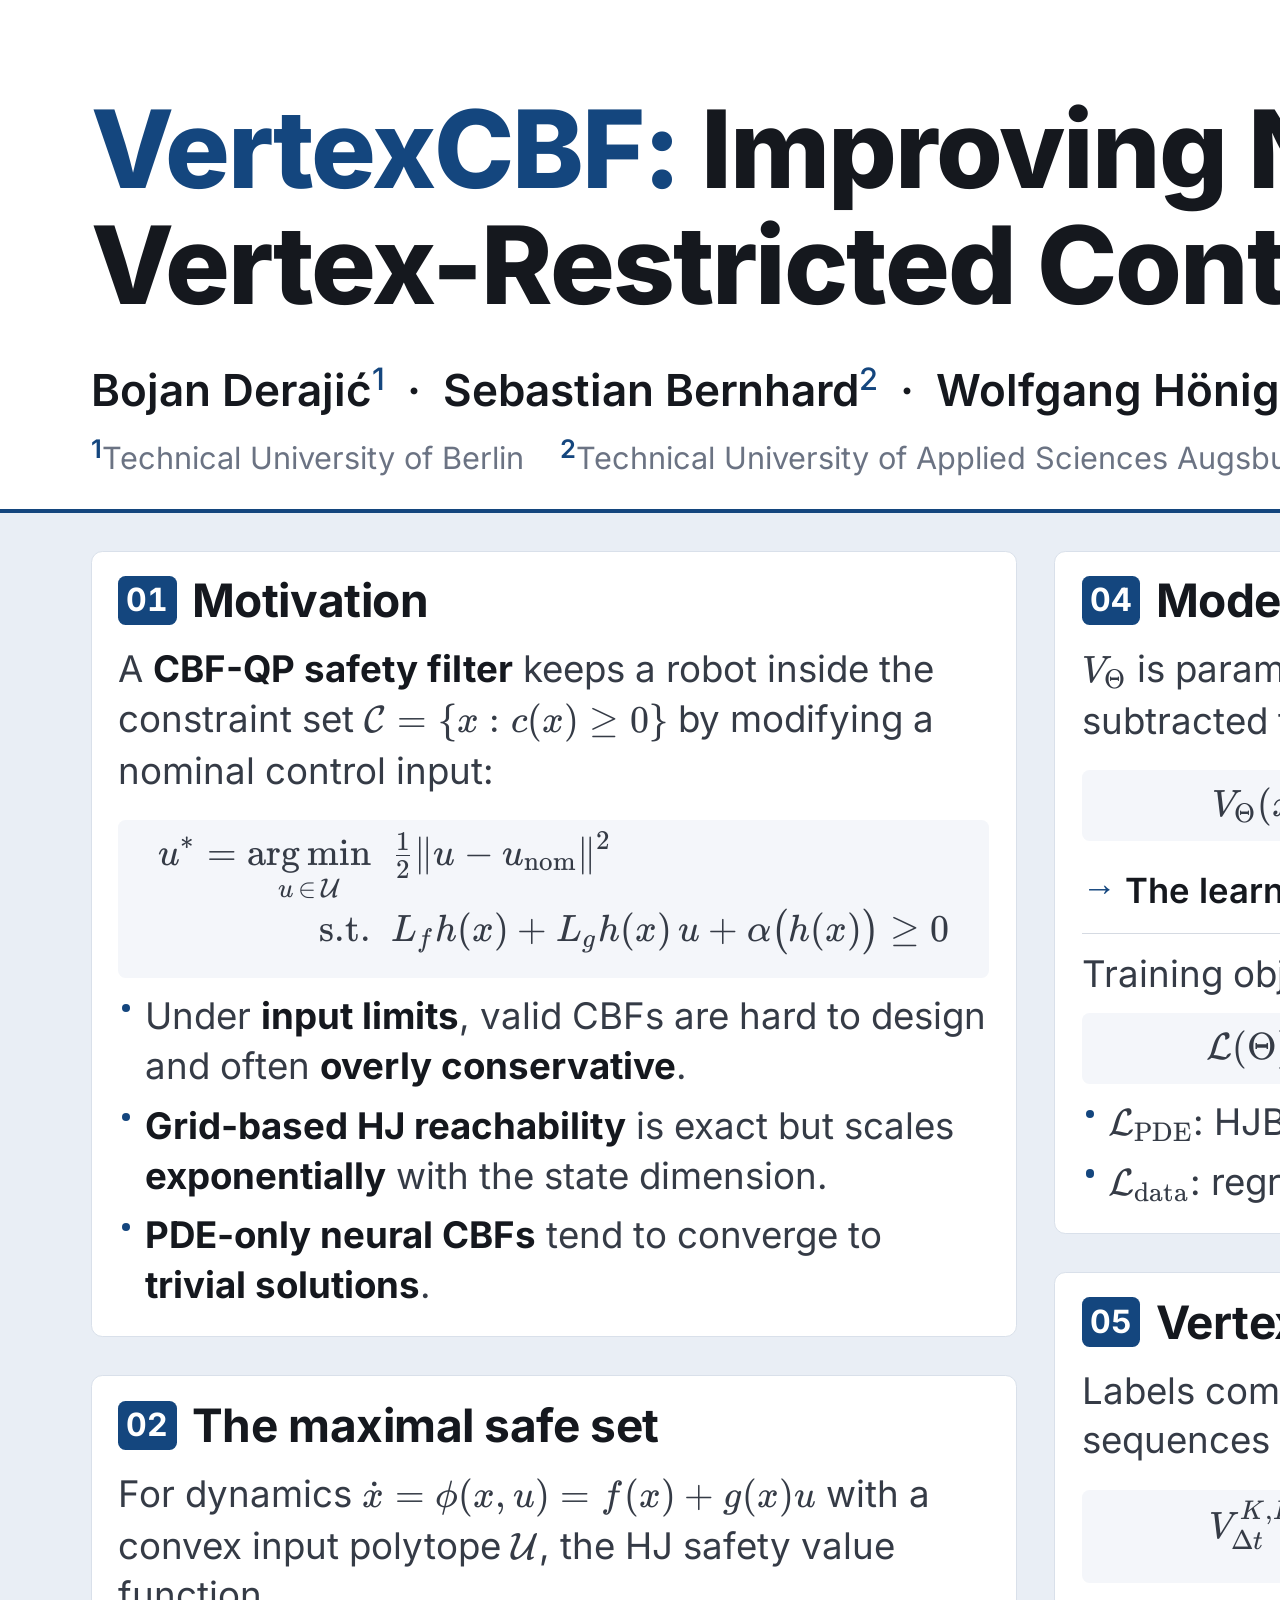
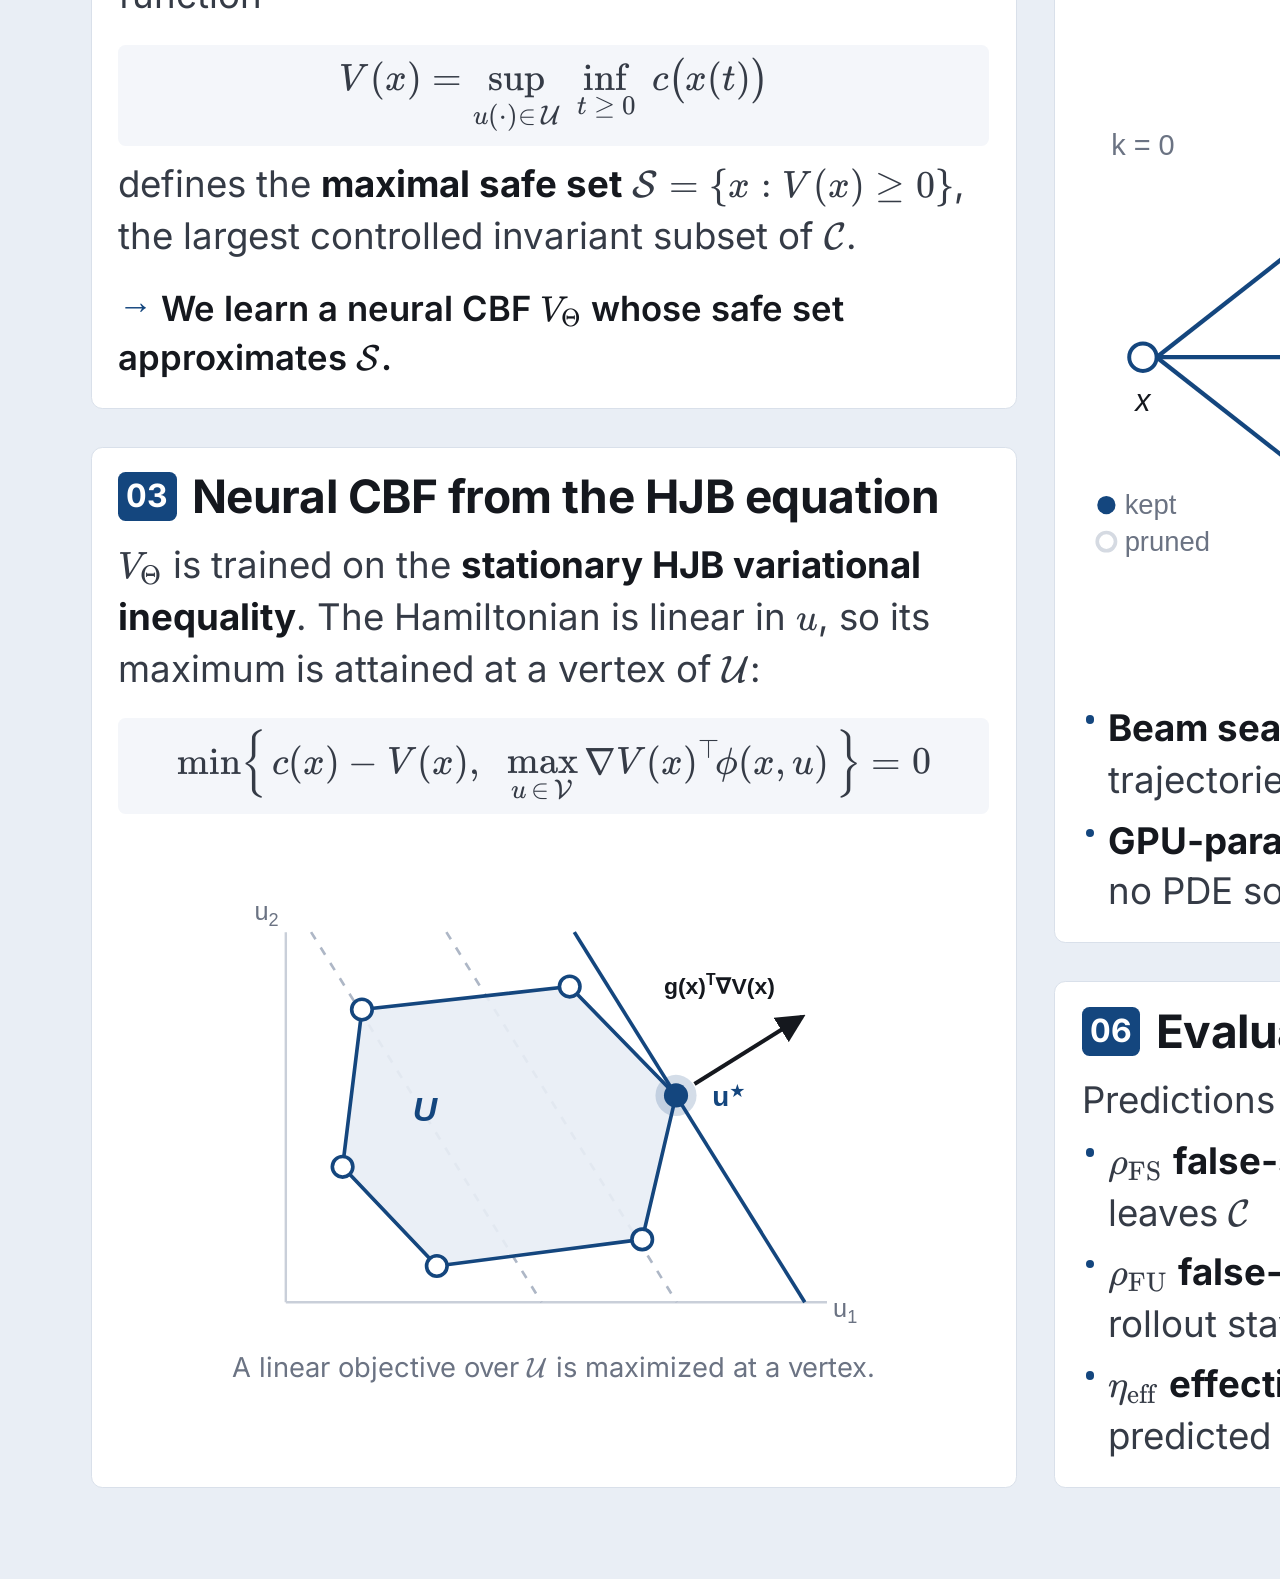
<file: poster/poster.html>
<!doctype html>
<html lang="en">
<head>
<meta charset="utf-8">
<title>VertexCBF — CoRL 2026 poster</title>
<link rel="stylesheet" href="../assets/katex/katex.min.css">
<link rel="stylesheet" href="../assets/css/poster.css">
</head>
<body>

<!-- =========================================================== header -->
<div class="top">
<header class="masthead">
  <div class="id">
    <h1><span class="lead">VertexCBF:</span> Improving Neural Control Barrier Functions
        via <span class="nb">Vertex-Restricted</span> Control Search</h1>
    <p class="authors">Bojan Derajić<sup>1</sup> &nbsp;·&nbsp;
       Sebastian Bernhard<sup>2</sup> &nbsp;·&nbsp;
       Wolfgang Hönig<sup>1,3</sup></p>
    <p class="affil"><sup>1</sup>Technical University of Berlin &nbsp;&nbsp;
       <sup>2</sup>Technical University of Applied Sciences Augsburg &nbsp;&nbsp;
       <sup>3</sup>Robotics Institute Germany</p>
  </div>

  <div class="meta">
    <div class="logos">
      <img src="../assets/logo/tu-berlin.png" alt="Technische Universität Berlin">
      <img src="../assets/logo/imrc.svg"      alt="IMRC Lab">
      <img src="../assets/logo/corl.png"      alt="CoRL">
    </div>
    <div class="links">
      <div class="url">
        <b>arxiv.org/abs/2609.12831</b><br>
        bojan-derajic.github.io/vertexcbf-page
      </div>
      <figure class="qr">
        <img src="../assets/img/qr-paper.svg" alt="">
        <figcaption>Paper</figcaption>
      </figure>
      <figure class="qr">
        <img src="../assets/img/qr-project.svg" alt="">
        <figcaption>Code &amp; page</figcaption>
      </figure>
    </div>
  </div>
</header>
</div>

<main class="board">

<!-- ========================================================== column 1 -->
<div class="col">

  <section class="block">
    <h2><span class="n">01</span>Motivation</h2>
    <p>A <strong>CBF-QP safety filter</strong> keeps a robot inside the constraint set
       <span class="ix">\(\mathcal C = \{x : c(x)\ge 0\}\)</span> by modifying a nominal
       control input:</p>
    <div class="math">\[ \begin{aligned}
       u^{*} = \operatorname*{arg\,min}_{u\,\in\,\mathcal U}\ \ &
       \tfrac12\lVert u - u_{\mathrm{nom}}\rVert^2 \\[-1pt]
       \text{s.t.}\ \ & L_f h(x) + L_g h(x)\,u + \alpha\bigl(h(x)\bigr) \ge 0
       \end{aligned} \]</div>
    <ul>
      <li>Under <strong>input limits</strong>, valid CBFs are hard to design and often
          <strong>overly conservative</strong>.</li>
      <li><strong>Grid-based HJ reachability</strong> is exact but scales
          <strong>exponentially</strong> with the state dimension.</li>
      <li><strong>PDE-only neural CBFs</strong> tend to converge to
          <strong>trivial solutions</strong>.</li>
    </ul>
  </section>

  <section class="block">
    <h2><span class="n">02</span>The maximal safe set</h2>
    <p>For dynamics <span class="ix">\(\dot x = \phi(x,u) = f(x) + g(x)u\)</span> with a
       convex input polytope <span class="ix">\(\mathcal U\)</span>, the HJ safety value function</p>
    <div class="math">\[ V(x) = \sup_{u(\cdot)\in\,\mathcal U}\ \inf_{t\ \ge\ 0}\ c\bigl(x(t)\bigr) \]</div>
    <p>defines the <strong>maximal safe set</strong>
       <span class="ix">\(\mathcal S = \{x : V(x) \ge 0\}\)</span>, the largest controlled
       invariant subset of <span class="ix">\(\mathcal C\)</span>.</p>
    <span class="arrow">We learn a neural CBF <span class="ix">\(V_\Theta\)</span> whose safe
       set approximates <span class="ix">\(\mathcal S\)</span>.</span>
  </section>

  <section class="block grow">
    <h2><span class="n">03</span>Neural CBF from the HJB equation</h2>
    <p><span class="ix">\(V_\Theta\)</span> is trained on the <strong>stationary HJB
       variational inequality</strong>. The Hamiltonian is linear in
       <span class="ix">\(u\)</span>, so its maximum is attained at a vertex of
       <span class="ix">\(\mathcal U\)</span>:</p>
    <div class="math">\[ \min\Bigl\{\, c(x) - V(x),\ \ \max_{u\,\in\,\mathcal V}
       \nabla V(x)^\top\!\phi(x,u) \,\Bigr\} = 0 \]</div>
    <figure class="small">
      <img src="../assets/img/vertex-max-poster.svg" alt="">
      <figcaption>A linear objective over <span class="ix">\(\mathcal U\)</span> is maximized
        at a vertex.</figcaption>
    </figure>
  </section>

</div>

<!-- ========================================================== column 2 -->
<div class="col">

  <section class="block">
    <h2><span class="n">04</span>Model architecture and training</h2>
    <p><span class="ix">\(V_\Theta\)</span> is parametrized as a <strong>non-negative
       residual</strong> subtracted from the constraint:</p>
    <div class="math">\[ V_\Theta(x) = c(x) - r_\Theta(x), \qquad r_\Theta(x) \ge 0 \]</div>
    <span class="arrow">The learned safe set always lies inside
       <span class="ix">\(\mathcal C\)</span>.</span>
    <p class="sub">Training objective:</p>
    <div class="math">\[ \mathcal L(\Theta) = \lambda\,\mathcal L_{\mathrm{PDE}}(\Theta)
       + (1-\lambda)\,\mathcal L_{\mathrm{data}}(\Theta) \]</div>
    <ul>
      <li><span class="ix">\(\mathcal L_{\mathrm{PDE}}\)</span>: HJB residual on unlabelled
          states</li>
      <li><span class="ix">\(\mathcal L_{\mathrm{data}}\)</span>: regression on
          vertex-search labels</li>
    </ul>
  </section>

  <section class="block grow">
    <h2><span class="n">05</span>Vertex-restricted control search</h2>
    <p>Labels come from a finite-horizon search over sequences of vertex controls:</p>
    <div class="math">\[ V^{K,B}_{\Delta t}(x) = \max_{u_0,\dots,u_{K-1}\,\in\,\mathcal V}\ \
       \min_{0\,\le\, k\,\le\, K}\ c(x_k) \]</div>
    <img class="diagram" src="../assets/img/tree-search.svg" alt="">
    <ul>
      <li><strong>Beam search</strong> keeps the best <span class="ix">\(B\)</span> partial
          trajectories at each of the <span class="ix">\(K\)</span> steps.</li>
      <li><strong>GPU-parallel</strong> over states, beams and vertices; no PDE solver
          is needed.</li>
    </ul>
  </section>

  <section class="block">
    <h2><span class="n">06</span>Evaluation metrics</h2>
    <p>Predictions are checked with closed-loop rollouts:</p>
    <ul>
      <li><span class="ix">\(\rho_{\mathrm{FS}}\)</span> <strong>false-safe</strong>:
          predicted safe, but the rollout leaves <span class="ix">\(\mathcal C\)</span></li>
      <li><span class="ix">\(\rho_{\mathrm{FU}}\)</span> <strong>false-unsafe</strong>:
          predicted unsafe, but the rollout stays safe</li>
      <li><span class="ix">\(\eta_{\mathrm{eff}}\)</span> <strong>effective safe
          volume</strong>: ratio of states predicted and validated safe</li>
    </ul>
  </section>

</div>

<!-- ========================================================== column 3 -->
<div class="col">

  <section class="block">
    <h2><span class="n">07</span>Better supervision data</h2>
    <figure>
      <img src="../assets/img/trajectories-ip.png" alt="">
      <figcaption>Rollouts from 160 initial states: <b>full-control MPPI</b> (left) stays safe
        from only a few, <b>vertex beam search</b> (right) from all states of the safe set.</figcaption>
    </figure>
  </section>

  <section class="block">
    <h2><span class="n">08</span>Recovering the maximal safe set</h2>
    <figure>
      <img src="../assets/img/compare-ip.png" alt="">
      <figcaption>Inverted pendulum: <b>PDE-only</b> gives an empty safe set, <b>full-control
        data</b> a conservative one, and <b>vertex data</b> (ours) closely approximates the
        ground truth.</figcaption>
    </figure>
  </section>

  <section class="block grow">
    <h2><span class="n">09</span>Results on 15 systems
        (<span class="ix">\(\eta_{\mathrm{eff}} = \tfrac{\mathrm{vol}(\hat{\mathcal S})}
        {\mathrm{vol}(\mathcal X)}(1-\rho_{\mathrm{FS}})\)</span>)</h2>
    <div class="chart">
      <div class="legend">
        <span><i style="background:var(--bar-nd)"></i>PDE-only</span>
        <span><i style="background:var(--bar-fcd)"></i>Full-control data</span>
        <span><i style="background:var(--bar-ours)"></i><strong>VertexCBF (ours)</strong></span>
      </div>
      <div class="rows">
          <div class="row">
            <div class="name">Inverted Pendulum <i>(2,1)</i></div>
            <div class="bars">
              <div class="bar" style="--v:0.00"><span class="fill" style="background:var(--bar-nd)"></span></div>
              <div class="bar" style="--v:0.08"><span class="fill" style="background:var(--bar-fcd)"></span></div>
              <div class="bar" style="--v:0.22"><span class="fill" style="background:var(--bar-ours)"></span><span class="val">0.22</span></div>
            </div>
          </div>
          <div class="row">
            <div class="name">1D Double Integrator <i>(2,1)</i></div>
            <div class="bars">
              <div class="bar" style="--v:0.41"><span class="fill" style="background:var(--bar-nd)"></span></div>
              <div class="bar" style="--v:0.39"><span class="fill" style="background:var(--bar-fcd)"></span></div>
              <div class="bar" style="--v:0.41"><span class="fill" style="background:var(--bar-ours)"></span><span class="val">0.41</span></div>
            </div>
          </div>
          <div class="row">
            <div class="name">2D Vertical Drone <i>(2,1)</i></div>
            <div class="bars">
              <div class="bar" style="--v:0.35"><span class="fill" style="background:var(--bar-nd)"></span></div>
              <div class="bar" style="--v:0.00"><span class="fill" style="background:var(--bar-fcd)"></span></div>
              <div class="bar" style="--v:0.58"><span class="fill" style="background:var(--bar-ours)"></span><span class="val">0.58</span></div>
            </div>
          </div>
          <div class="row">
            <div class="name">Dubins Car <i>(3,1)</i></div>
            <div class="bars">
              <div class="bar" style="--v:0.92"><span class="fill" style="background:var(--bar-nd)"></span></div>
              <div class="bar" style="--v:0.92"><span class="fill" style="background:var(--bar-fcd)"></span></div>
              <div class="bar" style="--v:0.93"><span class="fill" style="background:var(--bar-ours)"></span><span class="val">0.93</span></div>
            </div>
          </div>
          <div class="row">
            <div class="name">2D Double Integrator <i>(4,2)</i></div>
            <div class="bars">
              <div class="bar" style="--v:0.93"><span class="fill" style="background:var(--bar-nd)"></span></div>
              <div class="bar" style="--v:0.92"><span class="fill" style="background:var(--bar-fcd)"></span></div>
              <div class="bar" style="--v:0.93"><span class="fill" style="background:var(--bar-ours)"></span><span class="val">0.93</span></div>
            </div>
          </div>
          <div class="row">
            <div class="name">Kinematic Bicycle <i>(4,2)</i></div>
            <div class="bars">
              <div class="bar" style="--v:0.86"><span class="fill" style="background:var(--bar-nd)"></span></div>
              <div class="bar" style="--v:0.91"><span class="fill" style="background:var(--bar-fcd)"></span></div>
              <div class="bar" style="--v:0.91"><span class="fill" style="background:var(--bar-ours)"></span><span class="val">0.91</span></div>
            </div>
          </div>
          <div class="row">
            <div class="name">Cart-Pole <i>(4,1)</i></div>
            <div class="bars">
              <div class="bar" style="--v:0.06"><span class="fill" style="background:var(--bar-nd)"></span></div>
              <div class="bar" style="--v:0.00"><span class="fill" style="background:var(--bar-fcd)"></span></div>
              <div class="bar" style="--v:0.32"><span class="fill" style="background:var(--bar-ours)"></span><span class="val">0.32</span></div>
            </div>
          </div>
          <div class="row">
            <div class="name">Dynamic Unicycle <i>(5,2)</i></div>
            <div class="bars">
              <div class="bar" style="--v:0.90"><span class="fill" style="background:var(--bar-nd)"></span></div>
              <div class="bar" style="--v:0.93"><span class="fill" style="background:var(--bar-fcd)"></span></div>
              <div class="bar" style="--v:0.93"><span class="fill" style="background:var(--bar-ours)"></span><span class="val">0.93</span></div>
            </div>
          </div>
          <div class="row">
            <div class="name">Relative Unicycle <i>(5,2)</i></div>
            <div class="bars">
              <div class="bar" style="--v:0.87"><span class="fill" style="background:var(--bar-nd)"></span></div>
              <div class="bar" style="--v:0.87"><span class="fill" style="background:var(--bar-fcd)"></span></div>
              <div class="bar" style="--v:0.93"><span class="fill" style="background:var(--bar-ours)"></span><span class="val">0.93</span></div>
            </div>
          </div>
          <div class="row">
            <div class="name">3D Double Integrator <i>(6,3)</i></div>
            <div class="bars">
              <div class="bar" style="--v:0.97"><span class="fill" style="background:var(--bar-nd)"></span></div>
              <div class="bar" style="--v:0.97"><span class="fill" style="background:var(--bar-fcd)"></span></div>
              <div class="bar" style="--v:0.97"><span class="fill" style="background:var(--bar-ours)"></span><span class="val">0.97</span></div>
            </div>
          </div>
          <div class="row">
            <div class="name">3-DoF Manipulator <i>(6,3)</i></div>
            <div class="bars">
              <div class="bar" style="--v:0.58"><span class="fill" style="background:var(--bar-nd)"></span></div>
              <div class="bar" style="--v:0.65"><span class="fill" style="background:var(--bar-fcd)"></span></div>
              <div class="bar" style="--v:0.66"><span class="fill" style="background:var(--bar-ours)"></span><span class="val">0.66</span></div>
            </div>
          </div>
          <div class="row">
            <div class="name">Landing Rocket <i>(7,2)</i></div>
            <div class="bars">
              <div class="bar" style="--v:0.09"><span class="fill" style="background:var(--bar-nd)"></span></div>
              <div class="bar" style="--v:0.02"><span class="fill" style="background:var(--bar-fcd)"></span></div>
              <div class="bar" style="--v:0.24"><span class="fill" style="background:var(--bar-ours)"></span><span class="val">0.24</span></div>
            </div>
          </div>
          <div class="row">
            <div class="name">Quadruped Trunk <i>(9,4)</i></div>
            <div class="bars">
              <div class="bar" style="--v:0.00"><span class="fill" style="background:var(--bar-nd)"></span></div>
              <div class="bar" style="--v:0.00"><span class="fill" style="background:var(--bar-fcd)"></span></div>
              <div class="bar" style="--v:0.07"><span class="fill" style="background:var(--bar-ours)"></span><span class="val">0.07</span></div>
            </div>
          </div>
          <div class="row">
            <div class="name">6-DoF AUV <i>(12,6)</i></div>
            <div class="bars">
              <div class="bar" style="--v:0.33"><span class="fill" style="background:var(--bar-nd)"></span></div>
              <div class="bar" style="--v:0.34"><span class="fill" style="background:var(--bar-fcd)"></span></div>
              <div class="bar" style="--v:0.36"><span class="fill" style="background:var(--bar-ours)"></span><span class="val">0.36</span></div>
            </div>
          </div>
          <div class="row">
            <div class="name">Quadrotor <i>(13,4)</i></div>
            <div class="bars">
              <div class="bar" style="--v:0.88"><span class="fill" style="background:var(--bar-nd)"></span></div>
              <div class="bar" style="--v:0.91"><span class="fill" style="background:var(--bar-fcd)"></span></div>
              <div class="bar" style="--v:0.91"><span class="fill" style="background:var(--bar-ours)"></span><span class="val">0.91</span></div>
            </div>
          </div>
      </div>
      <div class="axis"><span></span><div class="ticks"><span>0</span><span>0.5</span><span>1.0</span></div></div>
      <p class="note">Mean of five seeds; <span class="ix">\((n_x, n_u)\)</span> in
        brackets.</p>
    </div>
  </section>

</div>

<!-- ========================================================== column 4 -->
<div class="col">

  <section class="block stats">
    <div class="stat">
      <div class="v">15/15</div>
      <div class="k">systems with the highest or tied-highest effective safe volume</div>
    </div>
    <div class="stat">
      <div class="v">≤ 1.2<small> %</small></div>
      <div class="k">false-safe rate on every system; baselines exceed 20&nbsp;% or return an
        empty safe set on six</div>
    </div>
    <div class="stat">
      <div class="v">96.4<small> %</small></div>
      <div class="k">IoU with the true safe set on the inverted pendulum, vs. 33.5&nbsp;% and
        1.5&nbsp;% for the baselines</div>
    </div>
  </section>

  <section class="block grow hardware">
    <h2><span class="n">10</span>Hardware experiments</h2>
    <ul>
      <li>A mobile robot follows an MPC planner, and the learned CBF filters its controls in
          real time using live pedestrian detections.</li>
      <li>One or two pedestrians cross the robot's path in each trial;
          <strong>all 10 trials were collision-free</strong>.</li>
    </ul>
    <div class="hw">
      <figure>
        <img src="../assets/img/hardware-plots.png" alt="">
        <figcaption>One trial: robot and pedestrian paths (left); CBF value and nominal vs.
          filtered controls (right).</figcaption>
      </figure>
      <figure>
        <img src="../assets/img/hardware-screen.png" alt="">
        <figcaption>Onboard view: front camera, a 2-D slice of the learned CBF, and the
          robot's perception.</figcaption>
      </figure>
    </div>
  </section>

  <section class="block">
    <h2><span class="n">11</span>Conclusion</h2>
    <ul>
      <li>Searching only over the vertices of <span class="ix">\(\mathcal U\)</span> provides
          effective supervision without a PDE solver.</li>
      <li>Limitations: no formal guarantees yet; the search cost grows with
          <span class="ix">\(|\mathcal V|\)</span> and <span class="ix">\(K\)</span>.</li>
      <li>Future work: error guarantees, systems with many control vertices, and uncertain
          dynamics.</li>
    </ul>
  </section>

</div>
</main>

<script src="../assets/katex/katex.min.js"></script>
<script src="../assets/katex/auto-render.min.js"></script>
<script>
  renderMathInElement(document.body, {
    delimiters: [
      {left: "\\[", right: "\\]", display: true},
      {left: "\\(", right: "\\)", display: false}
    ],
    throwOnError: false
  });
  document.documentElement.dataset.mathReady = "1";
</script>
</body>
</html>
</file>
<file: assets/css/site.css>
/* ===========================================================================
   VertexCBF — project page.  Deliberately plain: one column, one accent
   colour, no animation.  Vendored Inter + KaTeX, so no third-party requests.
   =========================================================================== */

@import url('../fonts/inter.css');

:root {
  color-scheme: light;

  --ink:      #15181E;
  --body:     #353B46;
  --muted:    #6B7383;
  --rule:     #E2E6EC;
  --rule-str: #C9D0DA;
  --surface:  #F6F8FB;
  --accent:   #14467E;
  --accent-h: #0E3561;
  --accent-s: #E8EEF6;

  --measure:  54rem;
}

* { box-sizing: border-box; }

html { scroll-behavior: auto; }

body {
  margin: 0;
  background: #fff;
  color: var(--body);
  font-family: 'Inter', 'Liberation Sans', system-ui, -apple-system, sans-serif;
  font-size: 17px;
  line-height: 1.62;
  -webkit-font-smoothing: antialiased;
}

.wrap {
  max-width: var(--measure);
  margin: 0 auto;
  padding: 0 24px;
}

a { color: var(--accent); text-decoration: none; border-bottom: 1px solid #B9C8DC; }
a:hover { color: var(--accent-h); border-bottom-color: var(--accent-h); }

/* ------------------------------------------------------------------- nav */

.nav {
  position: sticky;
  top: 0;
  z-index: 10;
  background: rgba(255, 255, 255, 0.95);
  border-bottom: 1px solid var(--rule);
  backdrop-filter: saturate(180%) blur(6px);
}
.nav .wrap {
  display: flex;
  align-items: center;
  justify-content: space-between;
  gap: 16px;
  min-height: 52px;
  flex-wrap: wrap;
}
.nav .brand {
  font-weight: 800;
  color: var(--ink);
  border: 0;
  letter-spacing: -0.01em;
}
.nav ul { display: flex; flex-wrap: wrap; gap: 20px; margin: 0; padding: 0; list-style: none; }
.nav a {
  border: 0;
  color: var(--muted);
  font-size: 15px;
  font-weight: 500;
  padding: 6px 0;
}
.nav a:hover { color: var(--accent); }

/* ----------------------------------------------------------------- hero */

.hero { padding: 48px 0 8px; }

.kicker {
  margin: 0 0 14px;
  font-size: 13px;
  font-weight: 700;
  letter-spacing: 0.13em;
  text-transform: uppercase;
  color: var(--accent);
}

h1 {
  margin: 0 0 20px;
  font-size: clamp(28px, 4.6vw, 40px);
  line-height: 1.17;
  font-weight: 800;
  letter-spacing: -0.02em;
  color: var(--ink);
}
h1 .lead { color: var(--accent); }

.byline { margin: 0 0 4px; font-size: 18px; font-weight: 600; color: var(--ink); }
.byline sup { color: var(--accent); font-size: 0.68em; font-weight: 600; }
.byline a { border: 0; color: inherit; }
.byline a:hover { color: var(--accent); }

.places { margin: 0 0 26px; font-size: 15px; color: var(--muted); }
.places sup { color: var(--accent); font-weight: 600; }

/* ------------------------------------------------------------- buttons */

.actions { display: flex; flex-wrap: wrap; gap: 10px; margin: 0 0 8px; }
.btn {
  display: inline-flex;
  align-items: center;
  gap: 8px;
  border: 1px solid var(--rule-str);
  border-radius: 6px;
  padding: 9px 16px;
  font-size: 15px;
  font-weight: 600;
  color: var(--ink);
  background: #fff;
}
.btn:hover { border-color: var(--accent); color: var(--accent); background: var(--accent-s); }
.btn.primary { background: var(--accent); border-color: var(--accent); color: #fff; }
.btn.primary:hover { background: var(--accent-h); border-color: var(--accent-h); color: #fff; }
.btn svg {
  width: 16px; height: 16px; flex: none;
  fill: none; stroke: currentColor; stroke-width: 1.4;
  stroke-linecap: round; stroke-linejoin: round;
}
.btn svg.solid { fill: currentColor; stroke: none; }

/* --------------------------------------------------------------- blocks */

section { padding: 42px 0 30px; scroll-margin-top: 58px; }
section + section { border-top: 1px solid var(--rule); }

h2 {
  margin: 0 0 18px;
  font-size: 23px;
  font-weight: 700;
  letter-spacing: -0.01em;
  color: var(--ink);
}
h3 {
  margin: 30px 0 10px;
  font-size: 17px;
  font-weight: 700;
  color: var(--ink);
}
p { margin: 0 0 16px; }

ul.list { margin: 0 0 16px; padding-left: 22px; }
ul.list li { margin-bottom: 8px; }

strong { color: var(--ink); font-weight: 650; }

.lede { font-size: 18.5px; line-height: 1.6; color: var(--ink); }

.callout {
  background: var(--accent-s);
  border-left: 3px solid var(--accent);
  padding: 16px 20px;
  margin: 0 0 22px;
}
.callout p:last-child { margin-bottom: 0; }

/* -------------------------------------------------------------- figures */

figure { margin: 0 0 26px; }
figure img { width: 100%; display: block; border: 1px solid var(--rule); border-radius: 4px; }
figure a { border: 0; display: block; }
figcaption { margin-top: 10px; font-size: 14.5px; line-height: 1.5; color: var(--muted); }
figcaption b { color: var(--ink); font-weight: 650; }

.two { display: grid; grid-template-columns: 1fr 1fr; gap: 22px; }
.two figure { margin-bottom: 0; }
/* the two schematics have different aspects; box them to a common height */
.two figure img { height: 230px; object-fit: contain; padding: 10px 12px; }

/* --------------------------------------------------------------- tables */

.scroller { overflow-x: auto; margin: 0 0 12px; -webkit-overflow-scrolling: touch; }
/* the nine-column results table needs more room than the reading measure */
.scroller.wide {
  width: min(1140px, calc(100vw - 40px));
  margin-left: 50%;
  transform: translateX(-50%);
}


table { border-collapse: collapse; width: 100%; font-size: 13px; }
.tnote {
  margin: -2px 0 20px;
  font-size: 14.5px;
  line-height: 1.5;
  color: var(--muted);
}
.tnote b { color: var(--ink); font-weight: 650; }
th, td { padding: 5px 7px; text-align: center; white-space: nowrap; }
thead th { font-weight: 650; color: var(--ink); }
thead tr:first-child th { border-bottom: 1px solid var(--rule); }
tbody tr { border-top: 1px solid var(--rule); }
tbody td:first-child, th:first-child { text-align: left; }
td { font-variant-numeric: tabular-nums; }
td.best { font-weight: 700; color: var(--ink); }
td .sd { color: var(--muted); font-size: 0.86em; }
.group { border-left: 1px solid var(--rule); }
th .dim { font-weight: 400; color: var(--muted); }
td .dim { color: var(--muted); }
.ours { background: var(--accent-s); }
thead th.ours { color: var(--accent); }

/* ----------------------------------------------------------------- code */

pre, code { font-family: ui-monospace, 'Liberation Mono', Menlo, Consolas, monospace; }
pre {
  background: var(--surface);
  border: 1px solid var(--rule);
  border-radius: 6px;
  padding: 16px 18px;
  overflow-x: auto;
  font-size: 13.5px;
  line-height: 1.55;
  margin: 0 0 18px;
}
p code, li code, td code {
  background: var(--surface);
  border: 1px solid var(--rule);
  border-radius: 4px;
  padding: 1px 5px;
  font-size: 0.89em;
}

.cite { position: relative; }
.cite button {
  position: absolute;
  top: 10px;
  right: 10px;
  border: 1px solid var(--rule-str);
  border-radius: 5px;
  background: #fff;
  color: var(--body);
  font: inherit;
  font-size: 13px;
  font-weight: 600;
  padding: 4px 10px;
  cursor: pointer;
}
.cite button:hover { border-color: var(--accent); color: var(--accent); }

/* ---------------------------------------------------------- poster card */

.poster-card { display: grid; grid-template-columns: 1.35fr 1fr; gap: 26px; align-items: start; }
.poster-card figure { margin: 0; }

/* --------------------------------------------------------------- footer */

footer { border-top: 1px solid var(--rule); margin-top: 48px; padding: 32px 0 56px; }
.badges { display: flex; align-items: center; flex-wrap: wrap; gap: 34px; margin-bottom: 24px; }
.badges img { display: block; }
.badges .l-tub  { height: 42px; }
.badges .l-imrc { height: 30px; }
.badges .l-corl { height: 44px; }
footer p { font-size: 14px; color: var(--muted); margin-bottom: 10px; }

/* ------------------------------------------------------------------ math */

.katex { font-size: 1.03em; }
.katex-display { margin: 18px 0; overflow-x: auto; overflow-y: hidden; padding: 2px 0; }

/* ----------------------------------------------------------------- small */

@media (max-width: 680px) {
  body { font-size: 16px; }
  .two, .poster-card { grid-template-columns: 1fr; }
  .nav ul { gap: 14px; }
  .nav a { font-size: 14px; }
  section { padding: 32px 0 4px; }
}
</file>
<file: assets/css/poster.css>
/* ===========================================================================
   VertexCBF — CoRL 2026 poster, A0 landscape (1189 x 841 mm).
   Layout is authored in physical units (mm / pt) so that the HTML page and
   the printed PDF are identical.  Build:  python tools/build_poster.py

   Board:  four columns of white cards on a tinted ground.  Columns 1-2 carry
           the method (text), columns 3-4 the results; the two result columns
           are wider so that all paper figures share one width.
   =========================================================================== */

@import url('../fonts/inter.css');

:root {
  --ink:        #15181E;
  --body:       #353B46;
  --muted:      #6B7383;
  --rule:       #D5DAE2;
  --surface:    #F4F6FA;
  --ground:     #E9EEF5;
  --card-line:  #D9E0EA;
  --accent:     #14467E;
  --accent-sft: #E8EEF6;
  --zebra:      #E6EBF3;      /* chart row shading; bars below checked >= 2:1 on it */
  --bar-nd:     #9EA7B6;
  --bar-fcd:    #66738A;
  --bar-ours:   #14467E;

  --pad:        24mm;
  --gap:        10mm;
  --text-col:   245mm;      /* columns 1-2; columns 3-4 share the rest */
}

@page { size: 1189mm 841mm; margin: 0; }

* { box-sizing: border-box; }

html, body { margin: 0; padding: 0; background: var(--ground); }

body {
  width: 1189mm;
  height: 841mm;
  padding: 0 var(--pad) var(--pad);
  font-family: 'Inter', 'Liberation Sans', system-ui, sans-serif;
  font-size: 27.5pt;
  line-height: 1.36;
  color: var(--body);
  -webkit-font-smoothing: antialiased;
  display: flex;
  flex-direction: column;
}

/* ---------------------------------------------------------------- header */

/* white band across the full poster width: title, logos, QR codes */
.top {
  margin: 0 calc(-1 * var(--pad));
  padding: var(--pad) var(--pad) 8mm;
  background: #fff;
  border-bottom: 1.1mm solid var(--accent);
}

.masthead {
  display: grid;
  grid-template-columns: 1fr auto;
  gap: 16mm;
  align-items: start;
}

h1 {
  margin: 0;
  font-size: 81pt;
  line-height: 1.08;
  font-weight: 800;
  letter-spacing: -0.018em;
  color: var(--ink);
}
h1 .lead { color: var(--accent); }
h1 .nb { white-space: nowrap; }

.authors {
  margin: 9mm 0 0;
  font-size: 33pt;
  font-weight: 600;
  color: var(--ink);
}
.authors sup { font-weight: 500; color: var(--accent); font-size: 0.7em; }

.affil { margin: 3mm 0 0; font-size: 23pt; color: var(--muted); }
.affil sup { color: var(--accent); font-weight: 600; }

.meta { display: flex; flex-direction: column; align-items: flex-end; gap: 9mm; }

/* all three logo files are cropped to their artwork, so one height matches them */
.logos { display: flex; align-items: center; gap: 16mm; }
.logos img { display: block; height: 32mm; }

.links { display: flex; align-items: flex-end; gap: 11mm; }
.links .url {
  text-align: right;
  font-size: 20pt;
  line-height: 1.45;
  color: var(--muted);
  padding-bottom: 7mm;
}
.links .url b { color: var(--ink); font-weight: 700; }
.qr { margin: 0; text-align: center; }
.qr img { width: 51mm; height: 51mm; display: block; }
.qr figcaption {
  margin-top: 2mm;
  font-size: 18pt;
  font-weight: 600;
  color: var(--ink);
  text-align: center;
}

.tagline {
  margin: 7mm 0 0;
  background: var(--accent-sft);
  border-left: 1.6mm solid var(--accent);
  padding: 5mm 7mm;
  font-size: 30pt;
  line-height: 1.3;
  font-weight: 500;
  color: var(--ink);
}
.tagline b { font-weight: 700; color: var(--accent); }

/* ----------------------------------------------------------------- board */

.board {
  flex: 1;
  min-height: 0;
  margin-top: var(--gap);
  display: grid;
  grid-template-columns: var(--text-col) var(--text-col) 1fr 1fr;
  gap: var(--gap);
}

.col {
  display: flex;
  flex-direction: column;
  gap: var(--gap);
  min-width: 0;
  min-height: 0;
}

/* ----------------------------------------------------------------- cards */

.block {
  display: flex;
  flex-direction: column;
  background: #fff;
  border: 0.35mm solid var(--card-line);
  border-radius: 3mm;
  padding: 6mm 7mm 7mm;
}
/* the card that takes up whatever height its column has left */
.block.grow { flex: 1 1 auto; }

h2 {
  display: flex;
  align-items: center;
  gap: 4mm;
  margin: 0 0 4.5mm;
  font-size: 34.5pt;
  line-height: 1.15;
  font-weight: 700;
  letter-spacing: -0.01em;
  color: var(--ink);
}
h2 .n {
  flex: none;
  display: inline-flex;
  align-items: center;
  justify-content: center;
  width: 15.5mm;
  height: 13mm;
  border-radius: 2mm;
  background: var(--accent);
  color: #fff;
  font-size: 24pt;
  font-weight: 700;
  letter-spacing: 0;
  font-variant-numeric: tabular-nums;
}

p { margin: 0 0 3mm; }
p:last-child { margin-bottom: 0; }

ul { margin: 0; padding: 0; list-style: none; }
li { position: relative; padding-left: 7mm; margin-bottom: 2.6mm; }
li:last-child { margin-bottom: 0; }
li::before {
  content: "";
  position: absolute;
  left: 1mm; top: 3.3mm;
  width: 2.2mm; height: 2.2mm;
  border-radius: 50%;
  background: var(--accent);
}

strong { color: var(--ink); font-weight: 700; }

/* ------------------------------------------------------------------ math */

.math {
  margin: 3.5mm 0;
  padding: 3mm 2mm;
  background: var(--surface);
  border-radius: 2mm;
  text-align: center;
}
.math:last-child { margin-bottom: 0; }
.katex { font-size: 1.04em; }
.katex-display { margin: 0; }

.note { font-size: 20.5pt; color: var(--muted); }

.arrow {
  display: block;
  margin: 3.5mm 0 0;
  font-size: 26pt;
  font-weight: 600;
  color: var(--ink);
}
.arrow::before {
  content: "→  ";
  position: relative;
  top: -0.1em;
  color: var(--accent);
  font-weight: 700;
}

.sub { margin: 5mm 0 0; padding-top: 4mm; border-top: 0.35mm solid var(--rule); }

/* --------------------------------------------------------------- figures */

figure { margin: 0; }
figure img { width: 100%; display: block; }
figure.small { width: 76%; margin: 2mm auto 0; }
figure.small figcaption { text-align: center; }
.diagram { width: 100%; display: block; margin: 3mm auto 6mm; }
/* in a stretched card, a picture sits centred in the height left over */
.grow > .diagram, .grow > figure.small { margin-top: auto; margin-bottom: auto;
                                         padding: 3mm 0 6mm; }

figcaption {
  margin-top: 2.4mm;
  font-size: 20.5pt;
  line-height: 1.3;
  color: var(--muted);
}
figcaption b { color: var(--ink); font-weight: 600; }

/* ------------------------------------------------------------- hardware */

.hardware ul { margin-bottom: 5mm; }
.hardware .hw {
  flex: 1;
  display: flex;
  flex-direction: column;
  justify-content: space-evenly;
  gap: 5mm;
}

/* ----------------------------------------------------------- key results */

.stats {
  background: var(--accent-sft);
  border-color: var(--accent-sft);
  gap: 4mm;
}
.stat {
  display: grid;
  grid-template-columns: 64mm 1fr;
  align-items: center;
  gap: 5mm;
}
.stat + .stat { padding-top: 4mm; border-top: 0.35mm solid #C9D5E5; }
.stat .v {
  font-size: 44pt;
  font-weight: 800;
  line-height: 1;
  color: var(--accent);
  letter-spacing: -0.02em;
  font-variant-numeric: tabular-nums;
}
.stat .v small { font-size: 0.55em; font-weight: 700; letter-spacing: 0; }
.stat .k { font-size: 22pt; line-height: 1.28; }

/* ------------------------------------------------------------- bar chart */

.chart { flex: 1; display: flex; flex-direction: column; }

.legend {
  display: flex;
  justify-content: center;
  gap: 8mm;
  font-size: 21pt;
  color: var(--body);
  margin-bottom: 3mm;
}
.legend span { display: flex; align-items: center; gap: 2mm; }
.legend i { width: 7mm; height: 3.6mm; display: block; }

/* one row per system; alternate rows are shaded so each group of bars reads as a unit */
.rows { flex: 1; display: grid; grid-auto-rows: 1fr; }
.row {
  display: grid;
  grid-template-columns: 76mm 1fr;
  align-items: center;
  gap: 4mm;
  padding: 0 2mm;
  border-radius: 1.5mm;
}
.row:nth-child(odd) { background: var(--zebra); }
.row .name {
  font-size: 17pt;
  line-height: 1.15;
  white-space: nowrap;
  text-align: right;
  color: var(--ink);
}
.row .name i { font-style: normal; color: var(--muted); font-size: 0.85em; }
.bars { display: flex; flex-direction: column; gap: 0.6mm; }
.bar { height: 3.3mm; display: flex; align-items: center; }
.bar .fill { height: 100%; width: calc(var(--v) * 84%); min-width: 0.4mm; }
.bar .val {
  font-size: 16pt;
  margin-left: 1.8mm;
  font-variant-numeric: tabular-nums;
  line-height: 1;
  color: var(--accent);
  font-weight: 700;
}

.axis {
  display: grid;
  grid-template-columns: 76mm 1fr;
  gap: 4mm;
  padding: 0 2mm;
  margin-top: 1.5mm;
  font-size: 17pt;
  color: var(--muted);
}
.axis .ticks {
  display: flex;
  justify-content: space-between;
  width: 84%;
  border-top: 0.35mm solid var(--rule);
  padding-top: 1mm;
}
.chart .note { margin-top: 2.5mm; }
</file>
